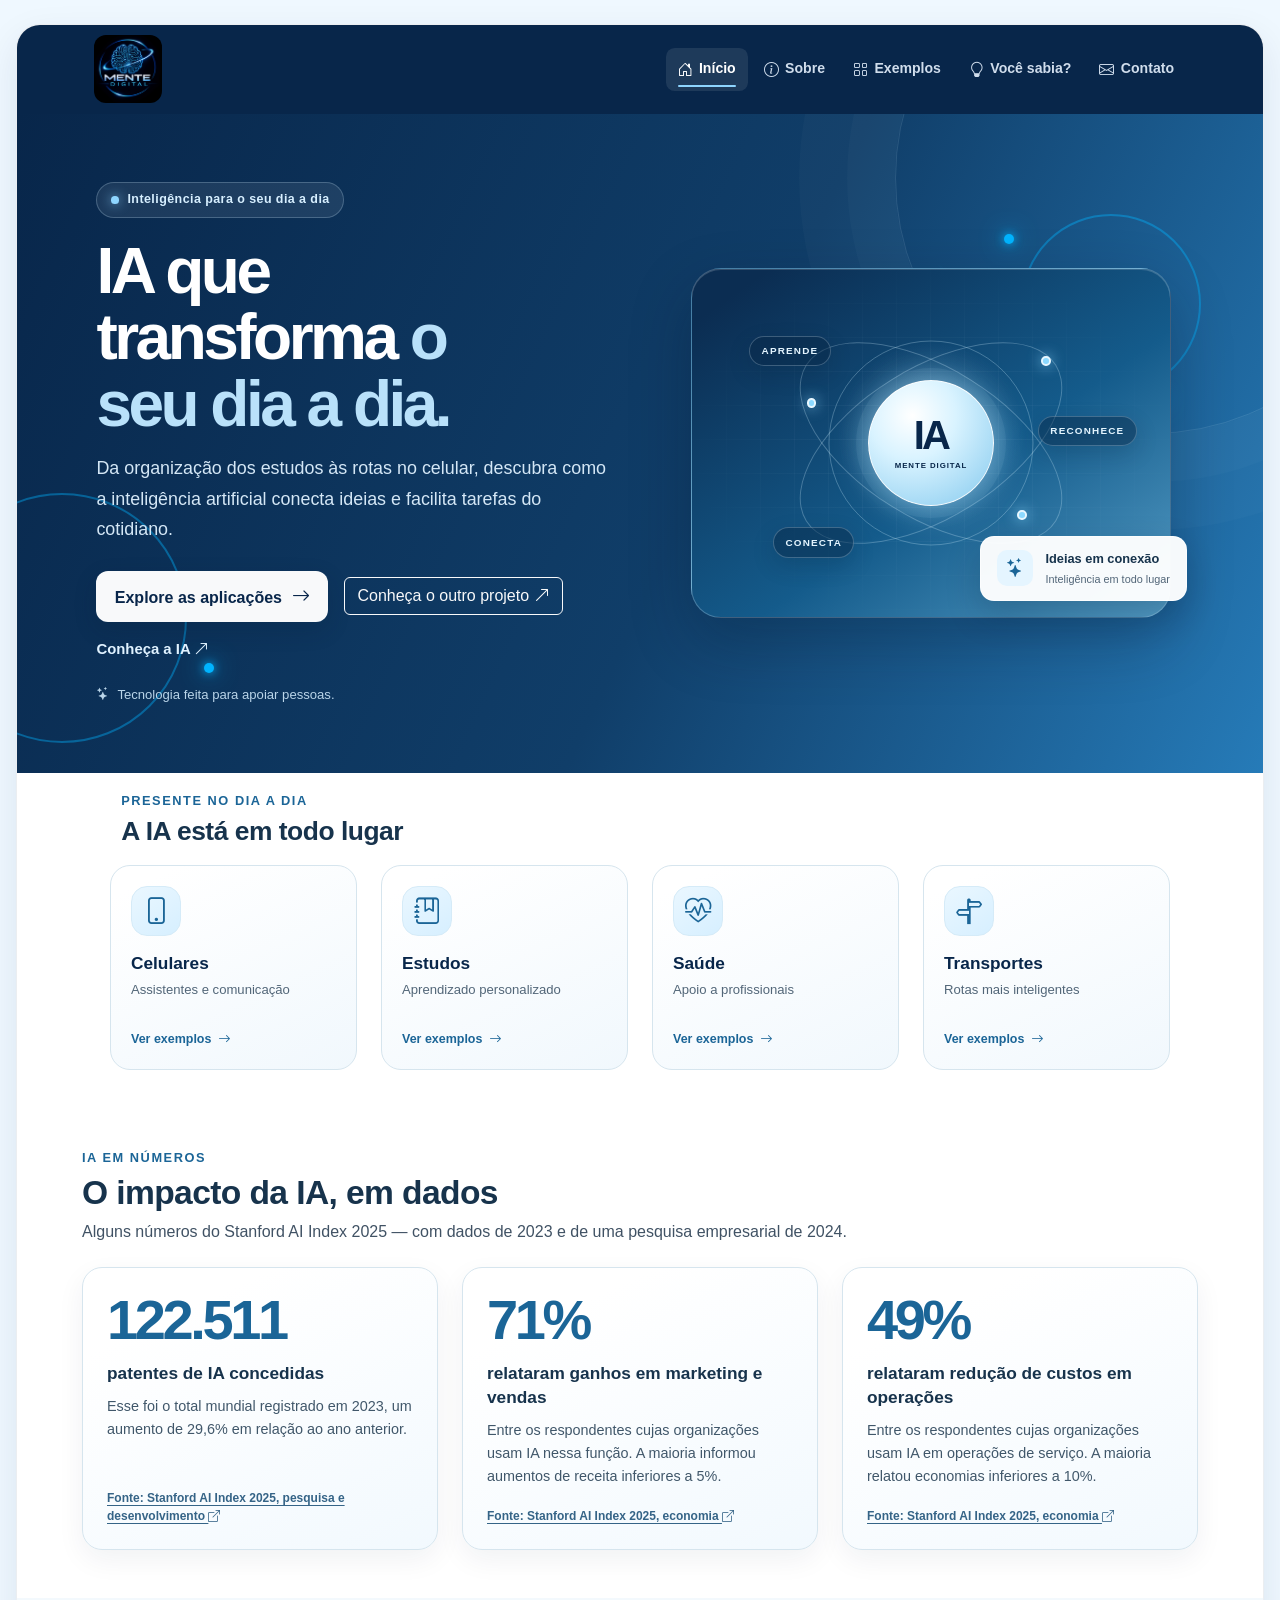
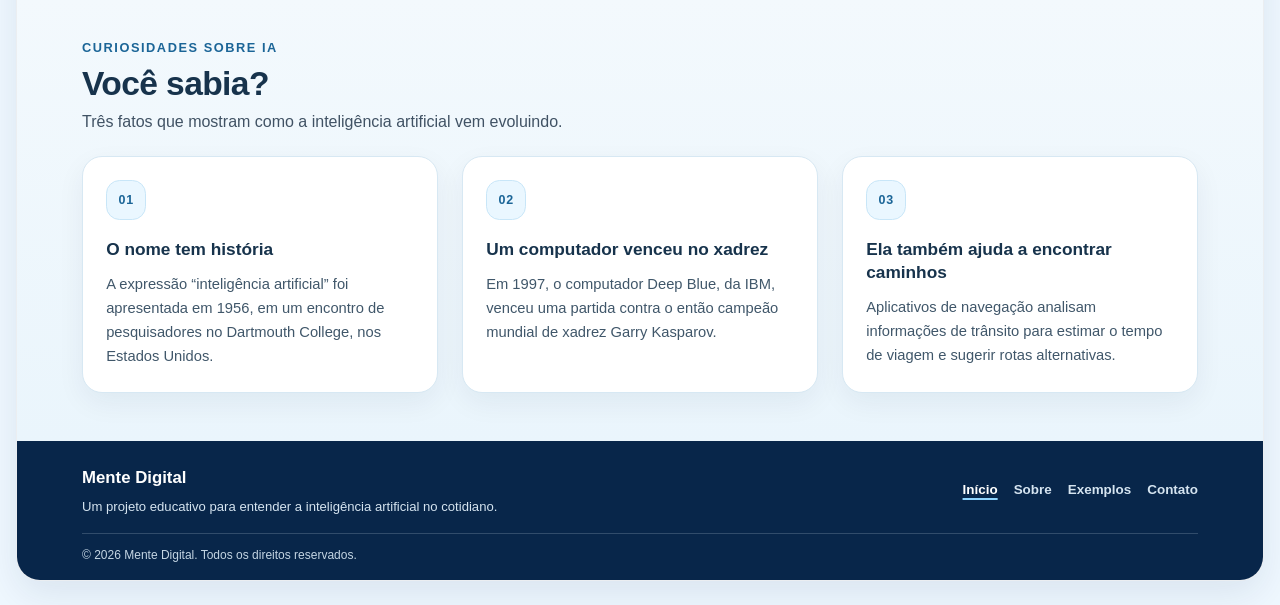
<file: index.html>
<!doctype html>
<html lang="pt-BR">
<head>
  <meta charset="utf-8">
  <meta name="viewport" content="width=device-width, initial-scale=1">
  <meta name="description" content="Descubra como a inteligência artificial já faz parte da rotina, dos estudos à mobilidade.">
  <title>Mente Digital | Início</title>
  <link rel="icon" type="image/jpeg" href="img/logo%20(2).jpeg">
  <link href="https://cdn.jsdelivr.net/npm/bootstrap@5.3.3/dist/css/bootstrap.min.css" rel="stylesheet" integrity="sha384-QWTKZyjpPEjISv5WaRU9OFeRpok6YctnYmDr5pNlyT2bRjXh0JMhjY6hW+ALEwIH" crossorigin="anonymous">
  <link href="https://cdn.jsdelivr.net/npm/bootstrap-icons@1.11.3/font/bootstrap-icons.min.css" rel="stylesheet">
  <link href="css/style.css" rel="stylesheet">
</head>
<body>
  <a class="skip-link" href="#conteudo">Pular para o conteúdo</a>
  <div class="site-frame">
    <header class="site-header">
      <div class="container header-inner">
        <a class="brand" href="index.html" aria-label="Mente Digital, página inicial">
          <img class="brand-logo" src="img/logo (2).jpeg" alt="Mente Digital">
        </a>
        <nav class="main-nav" aria-label="Navegação principal">
          <ul class="nav">
            <li class="nav-item"><a class="nav-link active" href="index.html" aria-current="page"><i class="bi bi-house-door" aria-hidden="true"></i>Início</a></li>
            <li class="nav-item"><a class="nav-link" href="sobre.html"><i class="bi bi-info-circle" aria-hidden="true"></i>Sobre</a></li>
            <li class="nav-item"><a class="nav-link" href="aplicacoes.html"><i class="bi bi-grid" aria-hidden="true"></i>Exemplos</a></li>
            <li class="nav-item"><a class="nav-link" href="#voce-sabia"><i class="bi bi-lightbulb" aria-hidden="true"></i>Você sabia?</a></li>
            <li class="nav-item"><a class="nav-link" href="contato.html"><i class="bi bi-envelope" aria-hidden="true"></i>Contato</a></li>
          </ul>
        </nav>
      </div>
    </header>

    <main id="conteudo">
      <section class="home-hero" aria-labelledby="titulo-principal">
        <div class="hero-decorations" aria-hidden="true">
          <span class="circulo circulo-1"></span>
          <span class="circulo circulo-2"></span>
          <span class="circulo circulo-3"></span>
          <span class="conexao conexao-1"></span>
          <span class="conexao conexao-2"></span>
          <span class="ponto ponto-1"></span>
          <span class="ponto ponto-2"></span>
          <span class="ponto ponto-3"></span>
        </div>
        <div class="container">
          <div class="row align-items-center g-5">
            <div class="col-12 col-lg-6 hero-copy">
              <p class="hero-kicker"><span class="hero-kicker-dot" aria-hidden="true"></span> Inteligência para o seu dia a dia</p>
              <h1 id="titulo-principal">IA que transforma <span>o seu dia a dia.</span></h1>
              <p class="hero-lead">Da organização dos estudos às rotas no celular, descubra como a inteligência artificial conecta ideias e facilita tarefas do cotidiano.</p>
              <div class="hero-actions d-flex flex-wrap align-items-center gap-3">
                <a class="btn btn-light hero-button" href="aplicacoes.html">Explore as aplicações <i class="bi bi-arrow-right" aria-hidden="true"></i></a>
                <a class="btn btn-outline-light" href="ia-no-cotidiano.html">Conheça o outro projeto <i class="bi bi-arrow-up-right" aria-hidden="true"></i></a>
                <a class="hero-secondary" href="sobre.html">Conheça a IA <i class="bi bi-arrow-up-right" aria-hidden="true"></i></a>
              </div>
              <p class="hero-note"><i class="bi bi-stars" aria-hidden="true"></i> Tecnologia feita para apoiar pessoas.</p>
            </div>
            <div class="col-12 col-lg-6">
              <div class="hero-visual">
                <div class="ai-art" role="img" aria-label="Ilustração abstrata de inteligência artificial, com núcleo luminoso, órbitas e conexões">
                  <span class="art-orbit art-orbit-one" aria-hidden="true"></span>
                  <span class="art-orbit art-orbit-two" aria-hidden="true"></span>
                  <span class="art-orbit art-orbit-three" aria-hidden="true"></span>
                  <span class="art-node art-node-one" aria-hidden="true"></span>
                  <span class="art-node art-node-two" aria-hidden="true"></span>
                  <span class="art-node art-node-three" aria-hidden="true"></span>
                  <div class="art-core" aria-hidden="true">
                    <span class="art-title">IA</span>
                    <span class="art-core-caption">MENTE DIGITAL</span>
                  </div>
                  <span class="art-chip art-chip-top" aria-hidden="true">APRENDE</span>
                  <span class="art-chip art-chip-right" aria-hidden="true">RECONHECE</span>
                  <span class="art-chip art-chip-bottom" aria-hidden="true">CONECTA</span>
                </div>
                <div class="hero-floating-card" aria-hidden="true">
                  <span class="hero-floating-icon"><i class="bi bi-stars" aria-hidden="true"></i></span>
                  <span><strong>Ideias em conexão</strong><small>Inteligência em todo lugar</small></span>
                </div>
              </div>
            </div>
          </div>
        </div>
      </section>

      <section class="home-topics container" aria-labelledby="titulo-topicos">
        <div class="topics-heading">
          <p class="eyebrow eyebrow-dark">Presente no dia a dia</p>
          <h2 id="titulo-topicos" class="section-title">A IA está em todo lugar</h2>
        </div>
        <div class="row g-3 g-lg-4">
          <div class="col-6 col-lg-3">
            <a class="card topic-card h-100" href="aplicacoes.html#casa">
              <span class="card-body">
                <span class="topic-icon" aria-hidden="true">
                  <i class="bi bi-phone" aria-hidden="true"></i>
                </span>
                <span class="topic-name">Celulares</span>
                <span class="topic-description">Assistentes e comunicação</span>
                <span class="topic-link">Ver exemplos <span aria-hidden="true"><i class="bi bi-arrow-right"></i></span></span>
              </span>
            </a>
          </div>
          <div class="col-6 col-lg-3">
            <a class="card topic-card h-100" href="aplicacoes.html#educacao">
              <span class="card-body">
                <span class="topic-icon" aria-hidden="true">
                  <i class="bi bi-journal-bookmark" aria-hidden="true"></i>
                </span>
                <span class="topic-name">Estudos</span>
                <span class="topic-description">Aprendizado personalizado</span>
                <span class="topic-link">Ver exemplos <span aria-hidden="true"><i class="bi bi-arrow-right"></i></span></span>
              </span>
            </a>
          </div>
          <div class="col-6 col-lg-3">
            <a class="card topic-card h-100" href="aplicacoes.html#saude">
              <span class="card-body">
                <span class="topic-icon" aria-hidden="true">
                  <i class="bi bi-heart-pulse" aria-hidden="true"></i>
                </span>
                <span class="topic-name">Saúde</span>
                <span class="topic-description">Apoio a profissionais</span>
                <span class="topic-link">Ver exemplos <span aria-hidden="true"><i class="bi bi-arrow-right"></i></span></span>
              </span>
            </a>
          </div>
          <div class="col-6 col-lg-3">
            <a class="card topic-card h-100" href="aplicacoes.html#mobilidade">
              <span class="card-body">
                <span class="topic-icon" aria-hidden="true">
                  <i class="bi bi-signpost-split" aria-hidden="true"></i>
                </span>
                <span class="topic-name">Transportes</span>
                <span class="topic-description">Rotas mais inteligentes</span>
                <span class="topic-link">Ver exemplos <span aria-hidden="true"><i class="bi bi-arrow-right"></i></span></span>
              </span>
            </a>
          </div>
        </div>
      </section>

      <section class="statistics-section" aria-labelledby="titulo-estatisticas">
        <div class="container">
          <div class="statistics-heading">
            <p class="eyebrow eyebrow-dark">IA em números</p>
            <h2 id="titulo-estatisticas" class="section-title">O impacto da IA, em dados</h2>
            <p class="section-subtitle">Alguns números do Stanford AI Index 2025 — com dados de 2023 e de uma pesquisa empresarial de 2024.</p>
          </div>
          <div class="row g-3 g-lg-4">
            <div class="col-12 col-md-6 col-lg-4">
              <article class="card statistic-card h-100">
                <div class="card-body">
                  <p class="statistic-value">122.511</p>
                  <h3 class="card-title">patentes de IA concedidas</h3>
                  <p class="card-text">Esse foi o total mundial registrado em 2023, um aumento de 29,6% em relação ao ano anterior.</p>
                  <a class="statistic-source" href="https://hai.stanford.edu/ai-index/2025-ai-index-report/research-and-development" target="_blank" rel="noopener noreferrer">Fonte: Stanford AI Index 2025, pesquisa e desenvolvimento <span aria-hidden="true"><i class="bi bi-box-arrow-up-right"></i></span></a>
                </div>
              </article>
            </div>
            <div class="col-12 col-md-6 col-lg-4">
              <article class="card statistic-card h-100">
                <div class="card-body">
                  <p class="statistic-value">71%</p>
                  <h3 class="card-title">relataram ganhos em marketing e vendas</h3>
                  <p class="card-text">Entre os respondentes cujas organizações usam IA nessa função. A maioria informou aumentos de receita inferiores a 5%.</p>
                  <a class="statistic-source" href="https://hai.stanford.edu/ai-index/2025-ai-index-report/economy" target="_blank" rel="noopener noreferrer">Fonte: Stanford AI Index 2025, economia <span aria-hidden="true"><i class="bi bi-box-arrow-up-right"></i></span></a>
                </div>
              </article>
            </div>
            <div class="col-12 col-md-6 col-lg-4">
              <article class="card statistic-card h-100">
                <div class="card-body">
                  <p class="statistic-value">49%</p>
                  <h3 class="card-title">relataram redução de custos em operações</h3>
                  <p class="card-text">Entre os respondentes cujas organizações usam IA em operações de serviço. A maioria relatou economias inferiores a 10%.</p>
                  <a class="statistic-source" href="https://hai.stanford.edu/ai-index/2025-ai-index-report/economy" target="_blank" rel="noopener noreferrer">Fonte: Stanford AI Index 2025, economia <span aria-hidden="true"><i class="bi bi-box-arrow-up-right"></i></span></a>
                </div>
              </article>
            </div>
          </div>
        </div>
      </section>

      <section id="voce-sabia" class="did-you-know-section" aria-labelledby="titulo-voce-sabia">
        <div class="container">
          <div class="did-you-know-heading">
            <p class="eyebrow eyebrow-dark">Curiosidades sobre IA</p>
            <h2 id="titulo-voce-sabia" class="section-title">Você sabia?</h2>
            <p class="section-subtitle">Três fatos que mostram como a inteligência artificial vem evoluindo.</p>
          </div>
          <div class="row g-3 g-lg-4">
            <div class="col-12 col-md-6 col-lg-4">
              <article class="card curiosity-card h-100">
                <div class="card-body">
                  <span class="curiosity-number" aria-hidden="true">01</span>
                  <h3 class="card-title">O nome tem história</h3>
                  <p class="card-text">A expressão “inteligência artificial” foi apresentada em 1956, em um encontro de pesquisadores no Dartmouth College, nos Estados Unidos.</p>
                </div>
              </article>
            </div>
            <div class="col-12 col-md-6 col-lg-4">
              <article class="card curiosity-card h-100">
                <div class="card-body">
                  <span class="curiosity-number" aria-hidden="true">02</span>
                  <h3 class="card-title">Um computador venceu no xadrez</h3>
                  <p class="card-text">Em 1997, o computador Deep Blue, da IBM, venceu uma partida contra o então campeão mundial de xadrez Garry Kasparov.</p>
                </div>
              </article>
            </div>
            <div class="col-12 col-md-6 col-lg-4">
              <article class="card curiosity-card h-100">
                <div class="card-body">
                  <span class="curiosity-number" aria-hidden="true">03</span>
                  <h3 class="card-title">Ela também ajuda a encontrar caminhos</h3>
                  <p class="card-text">Aplicativos de navegação analisam informações de trânsito para estimar o tempo de viagem e sugerir rotas alternativas.</p>
                </div>
              </article>
            </div>
          </div>
        </div>
      </section>
    </main>

    <footer class="site-footer">
      <div class="container footer-inner">
        <div class="footer-main">
          <a class="footer-brand" href="index.html">Mente Digital</a>
          <p>Um projeto educativo para entender a inteligência artificial no cotidiano.</p>
        </div>
        <nav class="footer-nav" aria-label="Navegação do rodapé">
          <a href="index.html" aria-current="page">Início</a>
          <a href="sobre.html">Sobre</a>
          <a href="aplicacoes.html">Exemplos</a>
          <a href="contato.html">Contato</a>
        </nav>
        <p class="footer-legal">© 2026 Mente Digital. Todos os direitos reservados.</p>
      </div>
    </footer>
  </div>
</body>
</html>
</file>
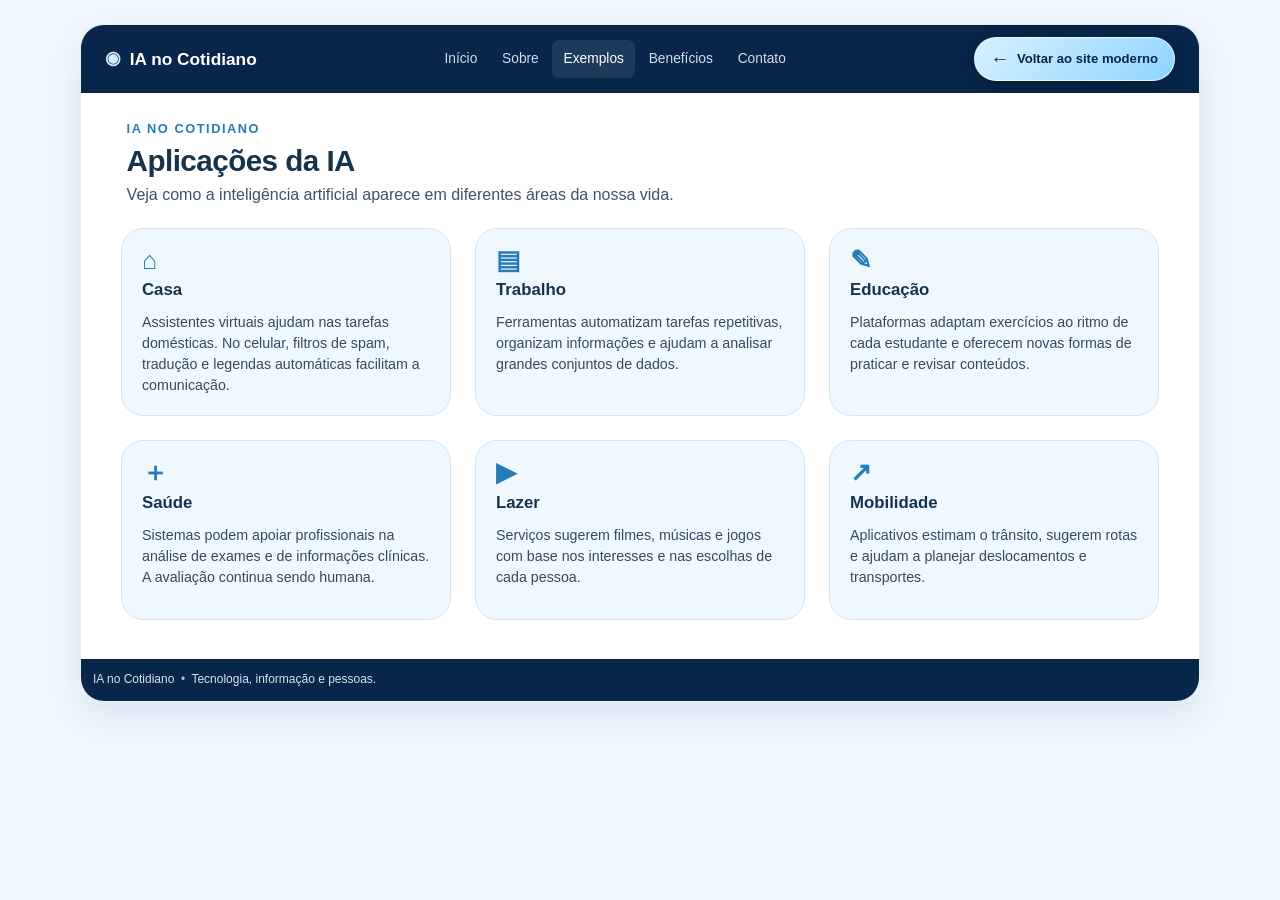
<file: aplicacoes-ia-no-cotidiano.html>
<!doctype html>
<html lang="pt-BR">
<head>
  <meta charset="utf-8">
  <meta name="viewport" content="width=device-width, initial-scale=1">
  <meta name="description" content="Exemplos de inteligência artificial em casa, trabalho, educação, saúde, lazer e mobilidade.">
  <title>IA no Cotidiano | Aplicações da IA</title>
  <link href="https://cdn.jsdelivr.net/npm/bootstrap@5.3.3/dist/css/bootstrap.min.css" rel="stylesheet" integrity="sha384-QWTKZyjpPEjISv5WaRU9OFeRpok6YctnYmDr5pNlyT2bRjXh0JMhjY6hW+ALEwIH" crossorigin="anonymous">
  <link href="css/style-ia-no-cotidiano.css" rel="stylesheet">
</head>
<body>
  <a class="skip-link" href="#conteudo">Pular para o conteúdo</a>
  <div class="site-frame">
    <header class="site-header">
      <div class="container header-inner">
        <a class="brand" href="ia-no-cotidiano.html" aria-label="IA no Cotidiano, página inicial"><span class="brand-mark" aria-hidden="true">◉</span><span>IA no Cotidiano</span></a>
        <nav class="main-nav" aria-label="Navegação principal">
          <ul class="nav">
            <li class="nav-item"><a class="nav-link" href="ia-no-cotidiano.html">Início</a></li>
            <li class="nav-item"><a class="nav-link" href="sobre-ia-no-cotidiano.html">Sobre</a></li>
            <li class="nav-item"><a class="nav-link active" href="aplicacoes-ia-no-cotidiano.html" aria-current="page">Exemplos</a></li>
            <li class="nav-item"><a class="nav-link" href="sobre-ia-no-cotidiano.html#como-ajuda">Benefícios</a></li>
            <li class="nav-item"><a class="nav-link" href="contato-ia-no-cotidiano.html">Contato</a></li>
          </ul>
        </nav>
        <a class="modern-site-link" href="index.html"><span aria-hidden="true">←</span> Voltar ao site moderno</a>
      </div>
    </header>

    <main id="conteudo" class="page-content">
      <section class="container applications-content">
        <div class="section-intro">
          <p class="eyebrow eyebrow-dark">IA no cotidiano</p>
          <h1 class="section-title" id="titulo-aplicacoes">Aplicações da IA</h1>
          <p class="section-subtitle">Veja como a inteligência artificial aparece em diferentes áreas da nossa vida.</p>
        </div>
        <div class="row g-3 g-lg-4 application-grid">
          <div class="col-12 col-md-6 col-lg-4" id="casa">
            <article class="application-card h-100">
              <span class="application-icon" aria-hidden="true">⌂</span>
              <h2>Casa</h2>
              <p>Assistentes virtuais ajudam nas tarefas domésticas. No celular, filtros de spam, tradução e legendas automáticas facilitam a comunicação.</p>
            </article>
          </div>
          <div class="col-12 col-md-6 col-lg-4" id="trabalho">
            <article class="application-card h-100">
              <span class="application-icon" aria-hidden="true">▤</span>
              <h2>Trabalho</h2>
              <p>Ferramentas automatizam tarefas repetitivas, organizam informações e ajudam a analisar grandes conjuntos de dados.</p>
            </article>
          </div>
          <div class="col-12 col-md-6 col-lg-4" id="educacao">
            <article class="application-card h-100">
              <span class="application-icon" aria-hidden="true">✎</span>
              <h2>Educação</h2>
              <p>Plataformas adaptam exercícios ao ritmo de cada estudante e oferecem novas formas de praticar e revisar conteúdos.</p>
            </article>
          </div>
          <div class="col-12 col-md-6 col-lg-4" id="saude">
            <article class="application-card h-100">
              <span class="application-icon" aria-hidden="true">＋</span>
              <h2>Saúde</h2>
              <p>Sistemas podem apoiar profissionais na análise de exames e de informações clínicas. A avaliação continua sendo humana.</p>
            </article>
          </div>
          <div class="col-12 col-md-6 col-lg-4" id="lazer">
            <article class="application-card h-100">
              <span class="application-icon" aria-hidden="true">▶</span>
              <h2>Lazer</h2>
              <p>Serviços sugerem filmes, músicas e jogos com base nos interesses e nas escolhas de cada pessoa.</p>
            </article>
          </div>
          <div class="col-12 col-md-6 col-lg-4" id="mobilidade">
            <article class="application-card h-100">
              <span class="application-icon" aria-hidden="true">↗</span>
              <h2>Mobilidade</h2>
              <p>Aplicativos estimam o trânsito, sugerem rotas e ajudam a planejar deslocamentos e transportes.</p>
            </article>
          </div>
        </div>
      </section>
    </main>

    <footer class="site-footer"><div class="container footer-inner"><p>IA no Cotidiano <span aria-hidden="true">•</span> Tecnologia, informação e pessoas.</p></div></footer>
  </div>
</body>
</html>
</file>
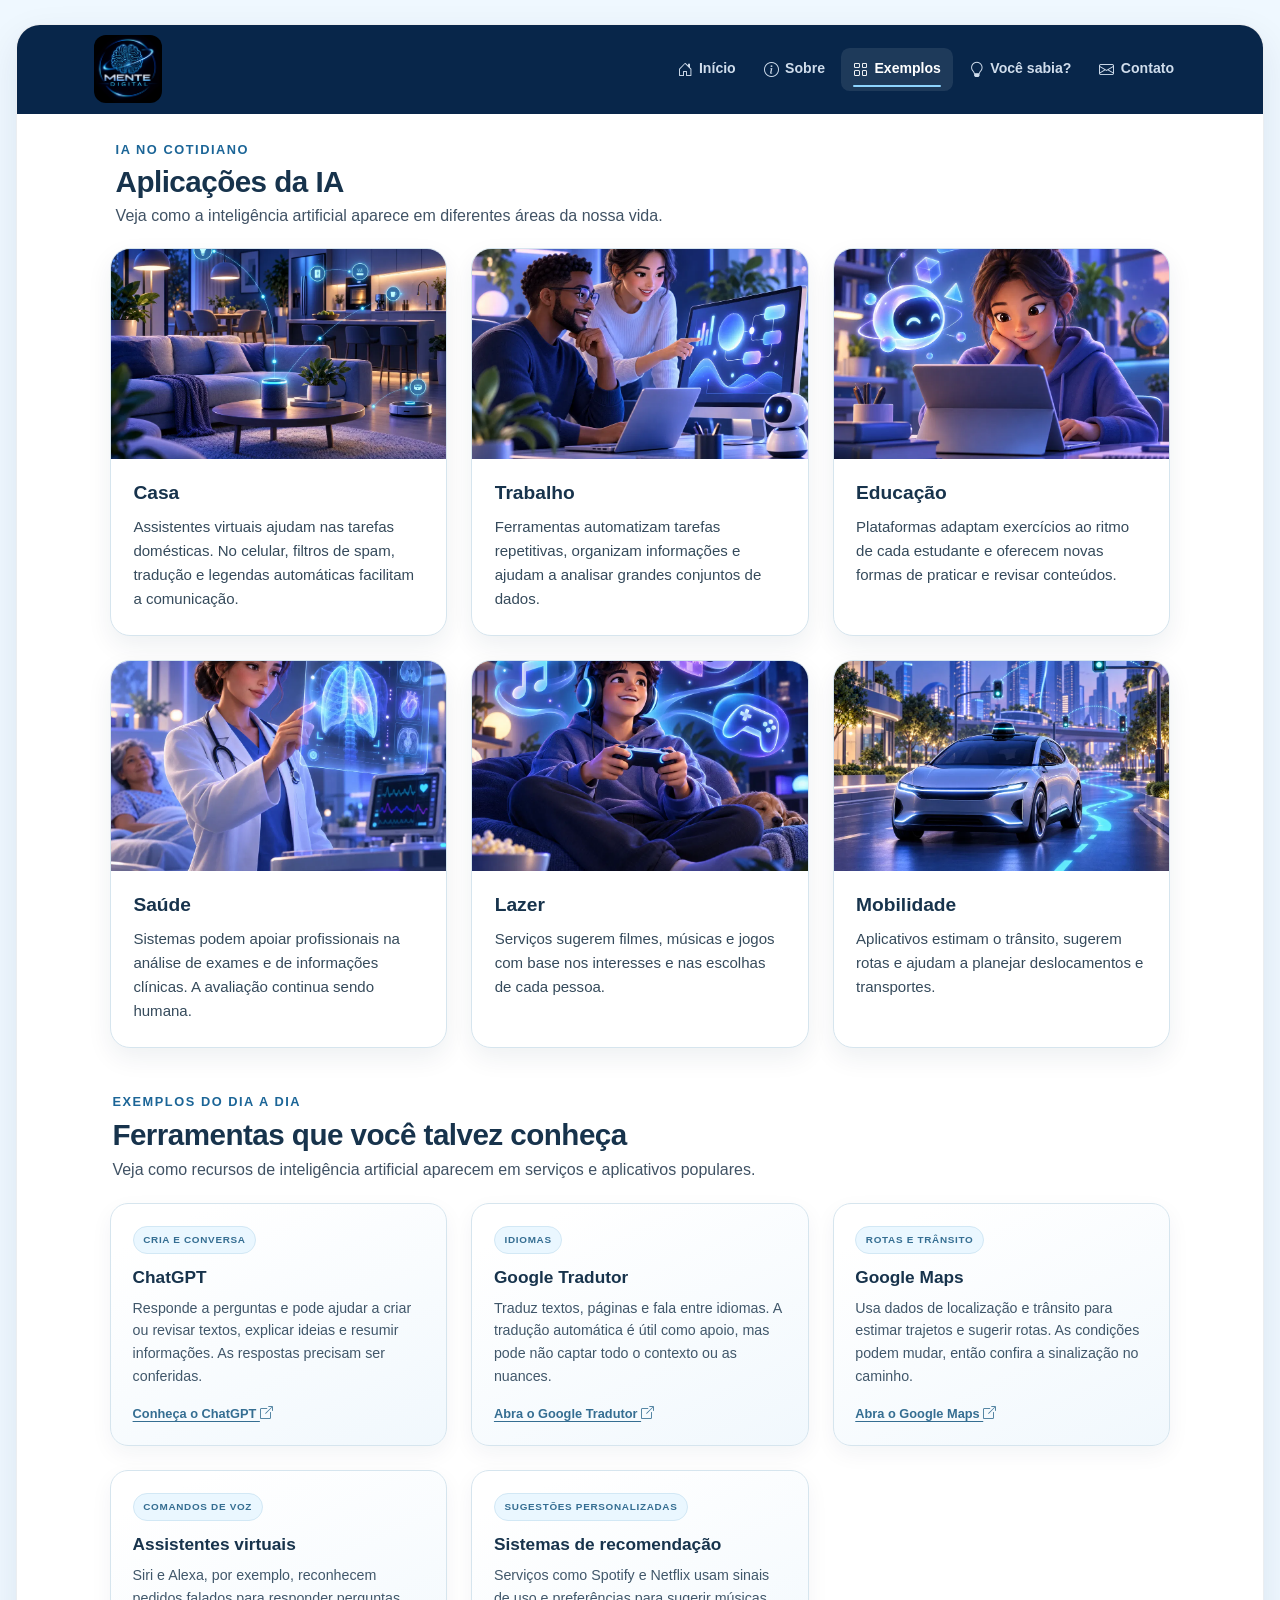
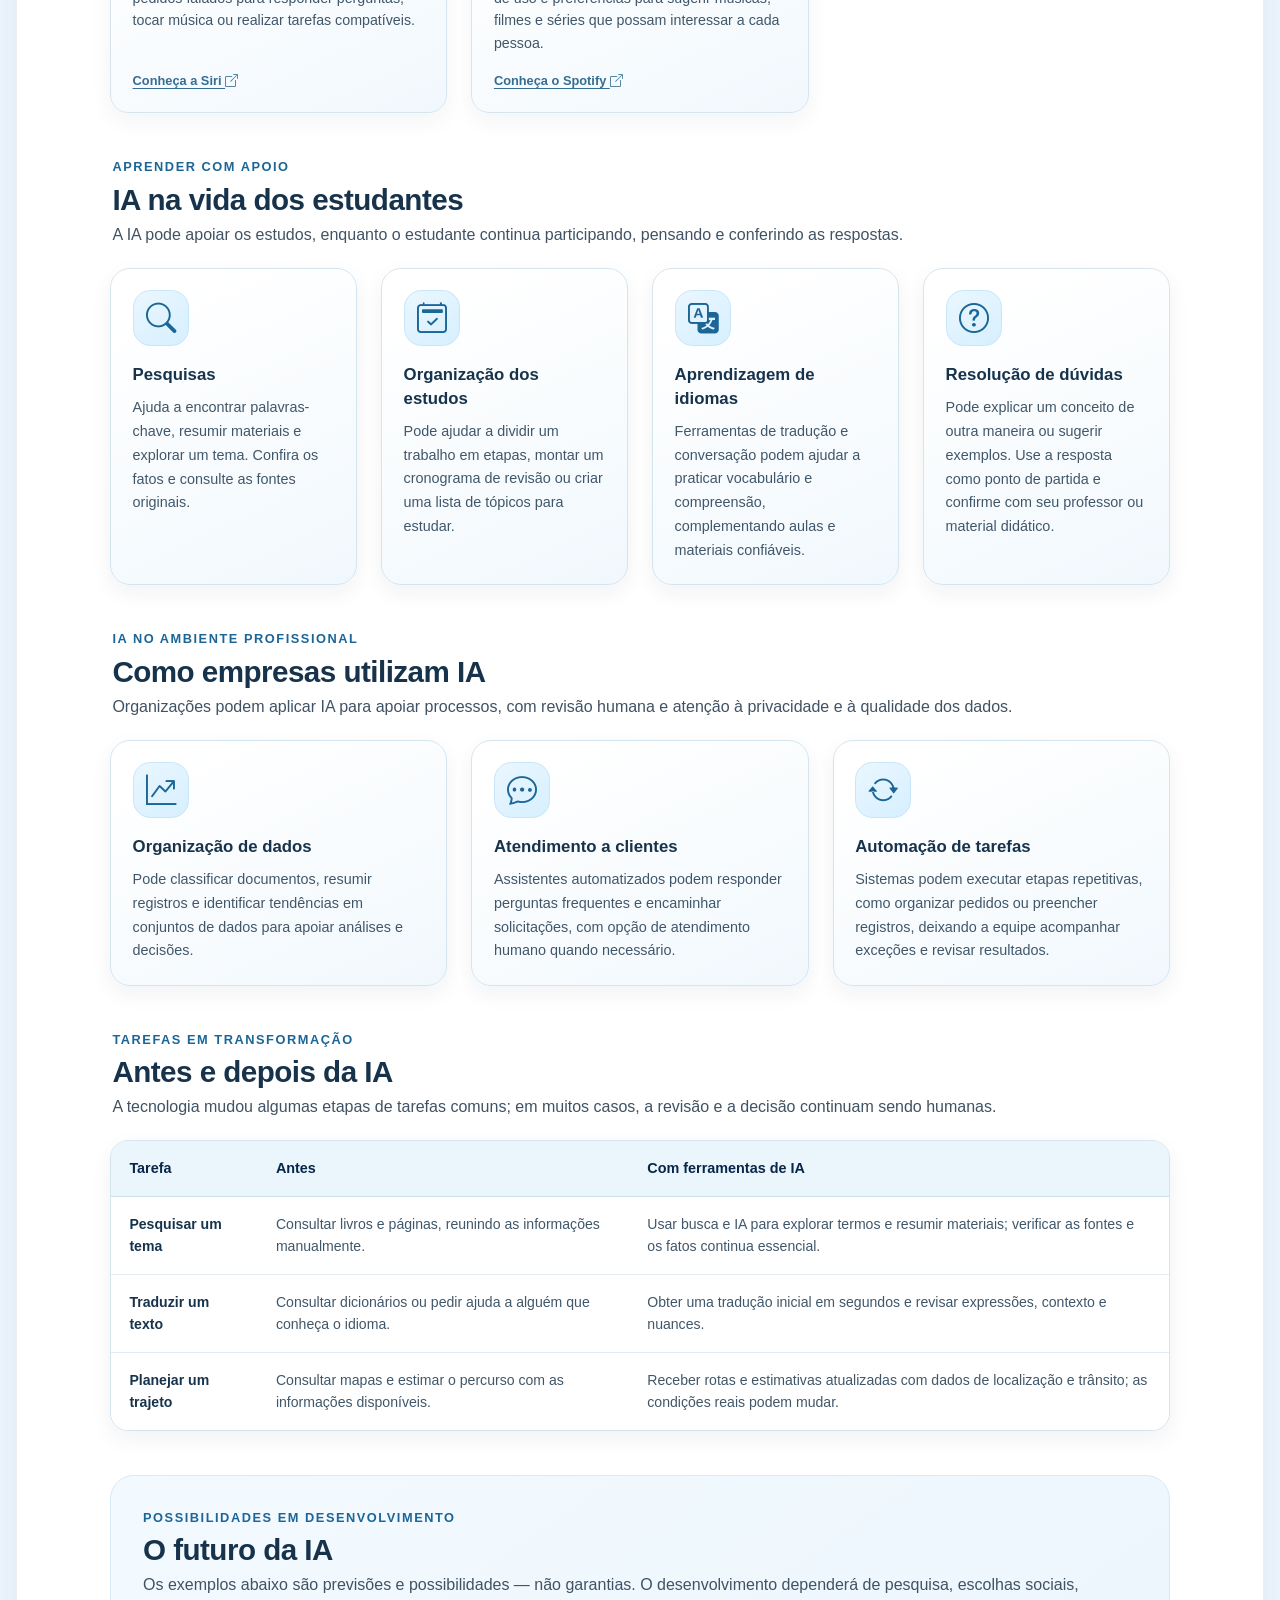
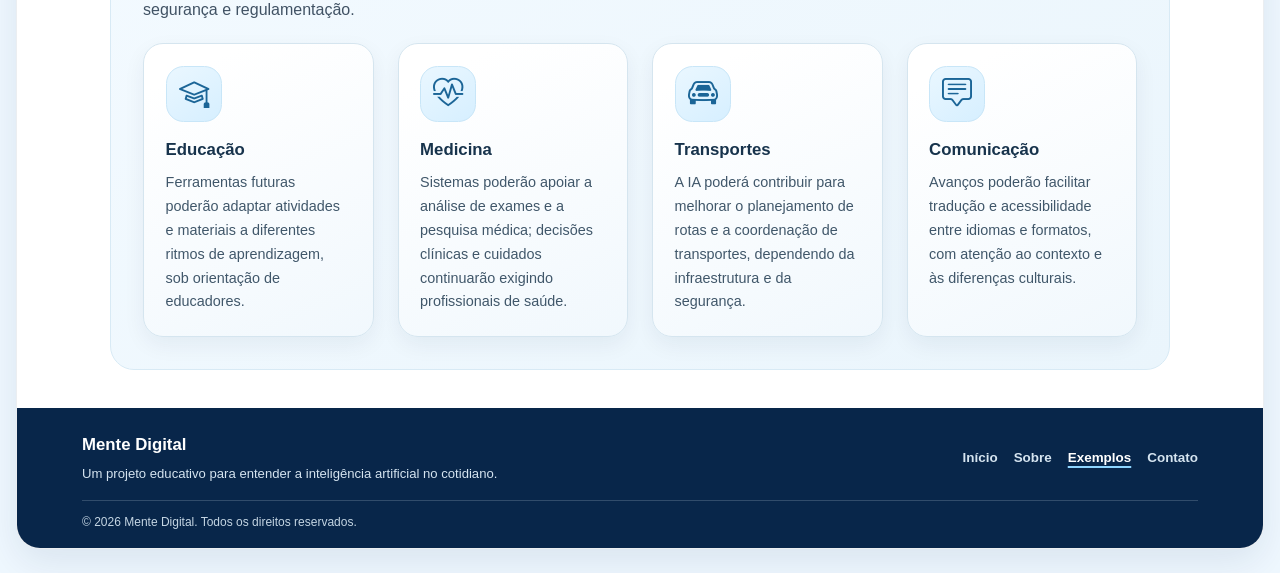
<file: aplicacoes.html>
<!doctype html>
<html lang="pt-BR">
<head>
  <meta charset="utf-8">
  <meta name="viewport" content="width=device-width, initial-scale=1">
  <meta name="description" content="Exemplos de inteligência artificial em casa, trabalho, educação, saúde, lazer e mobilidade.">
  <title>Mente Digital | Aplicações da IA</title>
  <link rel="icon" type="image/jpeg" href="img/logo%20(2).jpeg">
  <link href="https://cdn.jsdelivr.net/npm/bootstrap@5.3.3/dist/css/bootstrap.min.css" rel="stylesheet" integrity="sha384-QWTKZyjpPEjISv5WaRU9OFeRpok6YctnYmDr5pNlyT2bRjXh0JMhjY6hW+ALEwIH" crossorigin="anonymous">
  <link href="https://cdn.jsdelivr.net/npm/bootstrap-icons@1.11.3/font/bootstrap-icons.min.css" rel="stylesheet">
  <link href="css/style.css" rel="stylesheet">
</head>
<body>
  <a class="skip-link" href="#conteudo">Pular para o conteúdo</a>
  <div class="site-frame">
    <header class="site-header">
      <div class="container header-inner">
        <a class="brand" href="index.html" aria-label="Mente Digital, página inicial"><img class="brand-logo" src="img/logo (2).jpeg" alt="Mente Digital"></a>
        <nav class="main-nav" aria-label="Navegação principal">
          <ul class="nav">
            <li class="nav-item"><a class="nav-link" href="index.html"><i class="bi bi-house-door" aria-hidden="true"></i>Início</a></li>
            <li class="nav-item"><a class="nav-link" href="sobre.html"><i class="bi bi-info-circle" aria-hidden="true"></i>Sobre</a></li>
            <li class="nav-item"><a class="nav-link active" href="aplicacoes.html" aria-current="page"><i class="bi bi-grid" aria-hidden="true"></i>Exemplos</a></li>
            <li class="nav-item"><a class="nav-link" href="index.html#voce-sabia"><i class="bi bi-lightbulb" aria-hidden="true"></i>Você sabia?</a></li>
            <li class="nav-item"><a class="nav-link" href="contato.html"><i class="bi bi-envelope" aria-hidden="true"></i>Contato</a></li>
          </ul>
        </nav>
      </div>
    </header>

    <main id="conteudo" class="page-content">
      <section class="container applications-content">
        <div class="section-intro">
          <p class="eyebrow eyebrow-dark">IA no cotidiano</p>
          <h1 class="section-title" id="titulo-aplicacoes">Aplicações da IA</h1>
          <p class="section-subtitle">Veja como a inteligência artificial aparece em diferentes áreas da nossa vida.</p>
        </div>
        <div class="row g-3 g-lg-4 application-grid">
          <div class="col-12 col-md-6 col-lg-4" id="casa">
            <article class="card application-card h-100">
              <img class="card-img-top application-image" src="img/U3XGMj1uxvFlBAgVCkRmGc-img-1_1794256730000_na1fn_b3V0cHV0.webp" width="1024" height="1024" loading="lazy" alt="Sala e cozinha conectadas por assistentes e dispositivos inteligentes">
              <div class="card-body">
                <h2 class="card-title">Casa</h2>
                <p class="card-text">Assistentes virtuais ajudam nas tarefas domésticas. No celular, filtros de spam, tradução e legendas automáticas facilitam a comunicação.</p>
              </div>
            </article>
          </div>
          <div class="col-12 col-md-6 col-lg-4" id="trabalho">
            <article class="card application-card h-100">
              <img class="card-img-top application-image" src="img/U3XGMj1uxvFlBAgVCkRmGc-img-2_1794256729000_na1fn_b3V0cHV0.webp" width="1024" height="1024" loading="lazy" alt="Duas pessoas analisando dados e ferramentas de IA em um computador">
              <div class="card-body">
                <h2 class="card-title">Trabalho</h2>
                <p class="card-text">Ferramentas automatizam tarefas repetitivas, organizam informações e ajudam a analisar grandes conjuntos de dados.</p>
              </div>
            </article>
          </div>
          <div class="col-12 col-md-6 col-lg-4" id="educacao">
            <article class="card application-card h-100">
              <img class="card-img-top application-image" src="img/U3XGMj1uxvFlBAgVCkRmGc-img-3_1794256731000_na1fn_b3V0cHV0.webp" width="1024" height="1024" loading="lazy" alt="Estudante usando um assistente de IA durante os estudos">
              <div class="card-body">
                <h2 class="card-title">Educação</h2>
                <p class="card-text">Plataformas adaptam exercícios ao ritmo de cada estudante e oferecem novas formas de praticar e revisar conteúdos.</p>
              </div>
            </article>
          </div>
          <div class="col-12 col-md-6 col-lg-4" id="saude">
            <article class="card application-card h-100">
              <img class="card-img-top application-image" src="img/U3XGMj1uxvFlBAgVCkRmGc-img-4_1794256731000_na1fn_b3V0cHV0.webp" width="1024" height="1024" loading="lazy" alt="Profissional de saúde analisando exames com apoio de uma tela digital">
              <div class="card-body">
                <h2 class="card-title">Saúde</h2>
                <p class="card-text">Sistemas podem apoiar profissionais na análise de exames e de informações clínicas. A avaliação continua sendo humana.</p>
              </div>
            </article>
          </div>
          <div class="col-12 col-md-6 col-lg-4" id="lazer">
            <article class="card application-card h-100">
              <img class="card-img-top application-image" src="img/U3XGMj1uxvFlBAgVCkRmGc-img-5_1794256733000_na1fn_b3V0cHV0.webp" width="1024" height="1024" loading="lazy" alt="Jovem aproveitando jogos e entretenimento digital">
              <div class="card-body">
                <h2 class="card-title">Lazer</h2>
                <p class="card-text">Serviços sugerem filmes, músicas e jogos com base nos interesses e nas escolhas de cada pessoa.</p>
              </div>
            </article>
          </div>
          <div class="col-12 col-md-6 col-lg-4" id="mobilidade">
            <article class="card application-card h-100">
              <img class="card-img-top application-image" src="img/DHxLm5XS8ehRyN6SNcNfRr-img-1_1794256734000_na1fn_b3V0cHV0.webp" width="1024" height="1024" loading="lazy" alt="Carro autônomo circulando por uma cidade inteligente">
              <div class="card-body">
                <h2 class="card-title">Mobilidade</h2>
                <p class="card-text">Aplicativos estimam o trânsito, sugerem rotas e ajudam a planejar deslocamentos e transportes.</p>
              </div>
            </article>
          </div>
        </div>

        <section class="tools-section" aria-labelledby="titulo-ferramentas">
          <div class="tools-heading">
            <p class="eyebrow eyebrow-dark">Exemplos do dia a dia</p>
            <h2 class="section-title" id="titulo-ferramentas">Ferramentas que você talvez conheça</h2>
            <p class="section-subtitle">Veja como recursos de inteligência artificial aparecem em serviços e aplicativos populares.</p>
          </div>
          <div class="row g-3 g-lg-4">
            <div class="col-12 col-md-6 col-lg-4">
              <article class="card tool-card h-100">
                <div class="card-body">
                  <span class="tool-category">CRIA E CONVERSA</span>
                  <h3 class="card-title">ChatGPT</h3>
                  <p class="card-text">Responde a perguntas e pode ajudar a criar ou revisar textos, explicar ideias e resumir informações. As respostas precisam ser conferidas.</p>
                  <a class="tool-link" href="https://chatgpt.com/" target="_blank" rel="noopener noreferrer">Conheça o ChatGPT <span aria-hidden="true"><i class="bi bi-box-arrow-up-right"></i></span></a>
                </div>
              </article>
            </div>
            <div class="col-12 col-md-6 col-lg-4">
              <article class="card tool-card h-100">
                <div class="card-body">
                  <span class="tool-category">IDIOMAS</span>
                  <h3 class="card-title">Google Tradutor</h3>
                  <p class="card-text">Traduz textos, páginas e fala entre idiomas. A tradução automática é útil como apoio, mas pode não captar todo o contexto ou as nuances.</p>
                  <a class="tool-link" href="https://translate.google.com/" target="_blank" rel="noopener noreferrer">Abra o Google Tradutor <span aria-hidden="true"><i class="bi bi-box-arrow-up-right"></i></span></a>
                </div>
              </article>
            </div>
            <div class="col-12 col-md-6 col-lg-4">
              <article class="card tool-card h-100">
                <div class="card-body">
                  <span class="tool-category">ROTAS E TRÂNSITO</span>
                  <h3 class="card-title">Google Maps</h3>
                  <p class="card-text">Usa dados de localização e trânsito para estimar trajetos e sugerir rotas. As condições podem mudar, então confira a sinalização no caminho.</p>
                  <a class="tool-link" href="https://maps.google.com/" target="_blank" rel="noopener noreferrer">Abra o Google Maps <span aria-hidden="true"><i class="bi bi-box-arrow-up-right"></i></span></a>
                </div>
              </article>
            </div>
            <div class="col-12 col-md-6 col-lg-4">
              <article class="card tool-card h-100">
                <div class="card-body">
                  <span class="tool-category">COMANDOS DE VOZ</span>
                  <h3 class="card-title">Assistentes virtuais</h3>
                  <p class="card-text">Siri e Alexa, por exemplo, reconhecem pedidos falados para responder perguntas, tocar música ou realizar tarefas compatíveis.</p>
                  <a class="tool-link" href="https://www.apple.com/siri/" target="_blank" rel="noopener noreferrer">Conheça a Siri <span aria-hidden="true"><i class="bi bi-box-arrow-up-right"></i></span></a>
                </div>
              </article>
            </div>
            <div class="col-12 col-md-6 col-lg-4">
              <article class="card tool-card h-100">
                <div class="card-body">
                  <span class="tool-category">SUGESTÕES PERSONALIZADAS</span>
                  <h3 class="card-title">Sistemas de recomendação</h3>
                  <p class="card-text">Serviços como Spotify e Netflix usam sinais de uso e preferências para sugerir músicas, filmes e séries que possam interessar a cada pessoa.</p>
                  <a class="tool-link" href="https://www.spotify.com/" target="_blank" rel="noopener noreferrer">Conheça o Spotify <span aria-hidden="true"><i class="bi bi-box-arrow-up-right"></i></span></a>
                </div>
              </article>
            </div>
          </div>
        </section>

        <section class="feature-section" aria-labelledby="titulo-estudantes">
          <div class="feature-section-heading">
            <p class="eyebrow eyebrow-dark">Aprender com apoio</p>
            <h2 class="section-title" id="titulo-estudantes">IA na vida dos estudantes</h2>
            <p class="section-subtitle">A IA pode apoiar os estudos, enquanto o estudante continua participando, pensando e conferindo as respostas.</p>
          </div>
          <div class="row g-3 g-lg-4">
            <div class="col-12 col-sm-6 col-xl-3">
              <article class="card feature-card h-100">
                <div class="card-body">
                  <span class="feature-icon" aria-hidden="true">
                    <i class="bi bi-search" aria-hidden="true"></i>
                  </span>
                  <h3 class="card-title">Pesquisas</h3>
                  <p class="card-text">Ajuda a encontrar palavras-chave, resumir materiais e explorar um tema. Confira os fatos e consulte as fontes originais.</p>
                </div>
              </article>
            </div>
            <div class="col-12 col-sm-6 col-xl-3">
              <article class="card feature-card h-100">
                <div class="card-body">
                  <span class="feature-icon" aria-hidden="true">
                    <i class="bi bi-calendar2-check" aria-hidden="true"></i>
                  </span>
                  <h3 class="card-title">Organização dos estudos</h3>
                  <p class="card-text">Pode ajudar a dividir um trabalho em etapas, montar um cronograma de revisão ou criar uma lista de tópicos para estudar.</p>
                </div>
              </article>
            </div>
            <div class="col-12 col-sm-6 col-xl-3">
              <article class="card feature-card h-100">
                <div class="card-body">
                  <span class="feature-icon" aria-hidden="true">
                    <i class="bi bi-translate" aria-hidden="true"></i>
                  </span>
                  <h3 class="card-title">Aprendizagem de idiomas</h3>
                  <p class="card-text">Ferramentas de tradução e conversação podem ajudar a praticar vocabulário e compreensão, complementando aulas e materiais confiáveis.</p>
                </div>
              </article>
            </div>
            <div class="col-12 col-sm-6 col-xl-3">
              <article class="card feature-card h-100">
                <div class="card-body">
                  <span class="feature-icon" aria-hidden="true">
                    <i class="bi bi-question-circle" aria-hidden="true"></i>
                  </span>
                  <h3 class="card-title">Resolução de dúvidas</h3>
                  <p class="card-text">Pode explicar um conceito de outra maneira ou sugerir exemplos. Use a resposta como ponto de partida e confirme com seu professor ou material didático.</p>
                </div>
              </article>
            </div>
          </div>
        </section>

        <section class="feature-section" aria-labelledby="titulo-empresas">
          <div class="feature-section-heading">
            <p class="eyebrow eyebrow-dark">IA no ambiente profissional</p>
            <h2 class="section-title" id="titulo-empresas">Como empresas utilizam IA</h2>
            <p class="section-subtitle">Organizações podem aplicar IA para apoiar processos, com revisão humana e atenção à privacidade e à qualidade dos dados.</p>
          </div>
          <div class="row g-3 g-lg-4">
            <div class="col-12 col-md-6 col-lg-4">
              <article class="card feature-card h-100">
                <div class="card-body">
                  <span class="feature-icon" aria-hidden="true">
                    <i class="bi bi-graph-up-arrow" aria-hidden="true"></i>
                  </span>
                  <h3 class="card-title">Organização de dados</h3>
                  <p class="card-text">Pode classificar documentos, resumir registros e identificar tendências em conjuntos de dados para apoiar análises e decisões.</p>
                </div>
              </article>
            </div>
            <div class="col-12 col-md-6 col-lg-4">
              <article class="card feature-card h-100">
                <div class="card-body">
                  <span class="feature-icon" aria-hidden="true">
                    <i class="bi bi-chat-dots" aria-hidden="true"></i>
                  </span>
                  <h3 class="card-title">Atendimento a clientes</h3>
                  <p class="card-text">Assistentes automatizados podem responder perguntas frequentes e encaminhar solicitações, com opção de atendimento humano quando necessário.</p>
                </div>
              </article>
            </div>
            <div class="col-12 col-md-6 col-lg-4">
              <article class="card feature-card h-100">
                <div class="card-body">
                  <span class="feature-icon" aria-hidden="true">
                    <i class="bi bi-arrow-repeat" aria-hidden="true"></i>
                  </span>
                  <h3 class="card-title">Automação de tarefas</h3>
                  <p class="card-text">Sistemas podem executar etapas repetitivas, como organizar pedidos ou preencher registros, deixando a equipe acompanhar exceções e revisar resultados.</p>
                </div>
              </article>
            </div>
          </div>
        </section>

        <section class="feature-section" aria-labelledby="titulo-antes-depois">
          <div class="feature-section-heading">
            <p class="eyebrow eyebrow-dark">Tarefas em transformação</p>
            <h2 class="section-title" id="titulo-antes-depois">Antes e depois da IA</h2>
            <p class="section-subtitle">A tecnologia mudou algumas etapas de tarefas comuns; em muitos casos, a revisão e a decisão continuam sendo humanas.</p>
          </div>
          <div class="table-responsive comparison-table-wrap">
            <table class="table comparison-table align-middle mb-0">
              <thead>
                <tr>
                  <th scope="col">Tarefa</th>
                  <th scope="col">Antes</th>
                  <th scope="col">Com ferramentas de IA</th>
                </tr>
              </thead>
              <tbody>
                <tr>
                  <th scope="row">Pesquisar um tema</th>
                  <td>Consultar livros e páginas, reunindo as informações manualmente.</td>
                  <td>Usar busca e IA para explorar termos e resumir materiais; verificar as fontes e os fatos continua essencial.</td>
                </tr>
                <tr>
                  <th scope="row">Traduzir um texto</th>
                  <td>Consultar dicionários ou pedir ajuda a alguém que conheça o idioma.</td>
                  <td>Obter uma tradução inicial em segundos e revisar expressões, contexto e nuances.</td>
                </tr>
                <tr>
                  <th scope="row">Planejar um trajeto</th>
                  <td>Consultar mapas e estimar o percurso com as informações disponíveis.</td>
                  <td>Receber rotas e estimativas atualizadas com dados de localização e trânsito; as condições reais podem mudar.</td>
                </tr>
              </tbody>
            </table>
          </div>
        </section>

        <section class="feature-section future-section" aria-labelledby="titulo-futuro-ia">
          <div class="feature-section-heading">
            <p class="eyebrow eyebrow-dark">Possibilidades em desenvolvimento</p>
            <h2 class="section-title" id="titulo-futuro-ia">O futuro da IA</h2>
            <p class="section-subtitle">Os exemplos abaixo são previsões e possibilidades — não garantias. O desenvolvimento dependerá de pesquisa, escolhas sociais, segurança e regulamentação.</p>
          </div>
          <div class="row g-3 g-lg-4">
            <div class="col-12 col-sm-6 col-lg-3">
              <article class="card feature-card h-100">
                <div class="card-body">
                  <span class="feature-icon" aria-hidden="true">
                    <i class="bi bi-mortarboard" aria-hidden="true"></i>
                  </span>
                  <h3 class="card-title">Educação</h3>
                  <p class="card-text">Ferramentas futuras poderão adaptar atividades e materiais a diferentes ritmos de aprendizagem, sob orientação de educadores.</p>
                </div>
              </article>
            </div>
            <div class="col-12 col-sm-6 col-lg-3">
              <article class="card feature-card h-100">
                <div class="card-body">
                  <span class="feature-icon" aria-hidden="true">
                    <i class="bi bi-heart-pulse" aria-hidden="true"></i>
                  </span>
                  <h3 class="card-title">Medicina</h3>
                  <p class="card-text">Sistemas poderão apoiar a análise de exames e a pesquisa médica; decisões clínicas e cuidados continuarão exigindo profissionais de saúde.</p>
                </div>
              </article>
            </div>
            <div class="col-12 col-sm-6 col-lg-3">
              <article class="card feature-card h-100">
                <div class="card-body">
                  <span class="feature-icon" aria-hidden="true">
                    <i class="bi bi-car-front" aria-hidden="true"></i>
                  </span>
                  <h3 class="card-title">Transportes</h3>
                  <p class="card-text">A IA poderá contribuir para melhorar o planejamento de rotas e a coordenação de transportes, dependendo da infraestrutura e da segurança.</p>
                </div>
              </article>
            </div>
            <div class="col-12 col-sm-6 col-lg-3">
              <article class="card feature-card h-100">
                <div class="card-body">
                  <span class="feature-icon" aria-hidden="true">
                    <i class="bi bi-chat-square-text" aria-hidden="true"></i>
                  </span>
                  <h3 class="card-title">Comunicação</h3>
                  <p class="card-text">Avanços poderão facilitar tradução e acessibilidade entre idiomas e formatos, com atenção ao contexto e às diferenças culturais.</p>
                </div>
              </article>
            </div>
          </div>
        </section>
      </section>
    </main>

    <footer class="site-footer">
      <div class="container footer-inner">
        <div class="footer-main">
          <a class="footer-brand" href="index.html">Mente Digital</a>
          <p>Um projeto educativo para entender a inteligência artificial no cotidiano.</p>
        </div>
        <nav class="footer-nav" aria-label="Navegação do rodapé">
          <a href="index.html">Início</a>
          <a href="sobre.html">Sobre</a>
          <a href="aplicacoes.html" aria-current="page">Exemplos</a>
          <a href="contato.html">Contato</a>
        </nav>
        <p class="footer-legal">© 2026 Mente Digital. Todos os direitos reservados.</p>
      </div>
    </footer>
  </div>
</body>
</html>
</file>
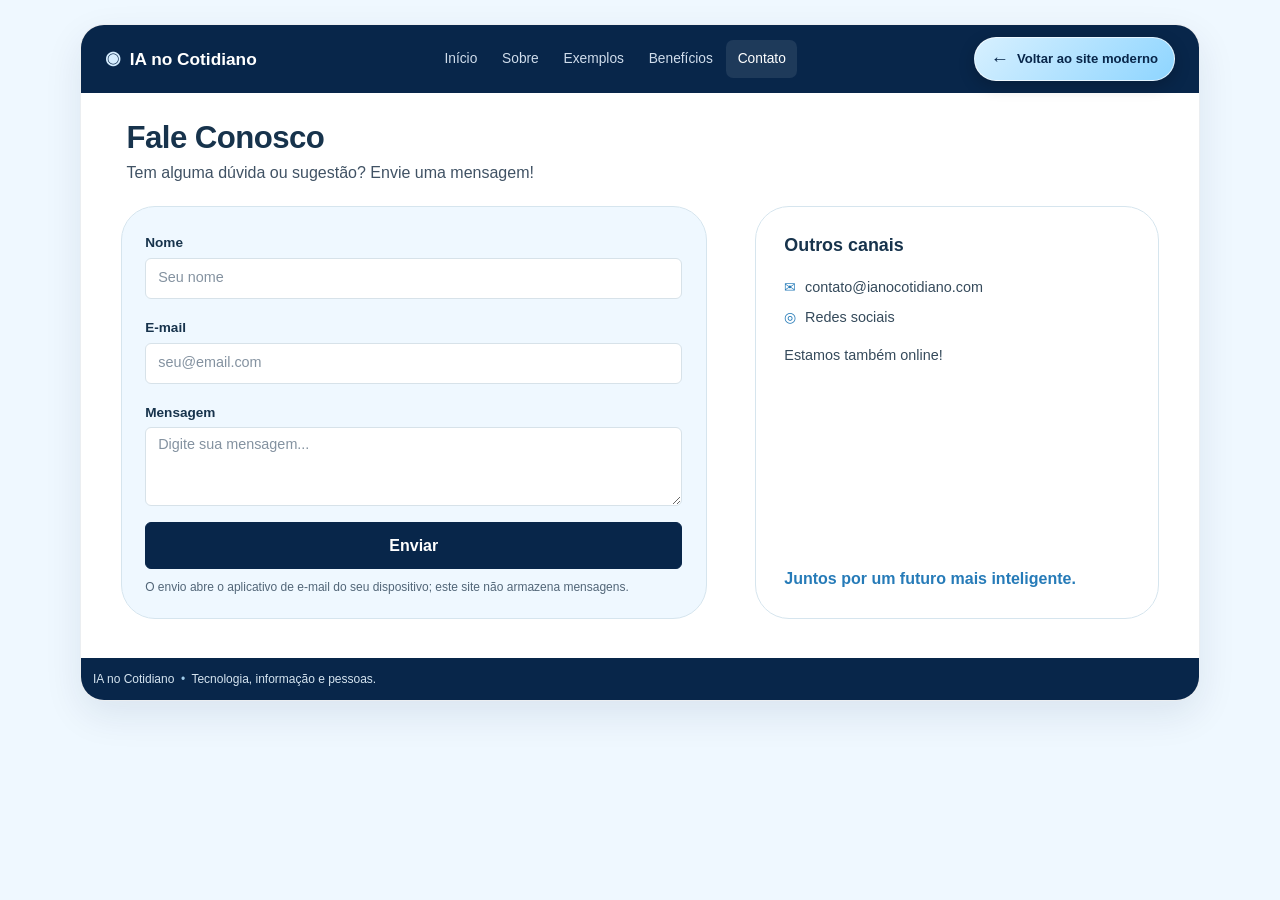
<file: contato-ia-no-cotidiano.html>
<!doctype html>
<html lang="pt-BR">
<head>
  <meta charset="utf-8">
  <meta name="viewport" content="width=device-width, initial-scale=1">
  <meta name="description" content="Entre em contato com o projeto IA no Cotidiano para enviar dúvidas, sugestões ou comentários.">
  <title>IA no Cotidiano | Contato</title>
  <link href="https://cdn.jsdelivr.net/npm/bootstrap@5.3.3/dist/css/bootstrap.min.css" rel="stylesheet" integrity="sha384-QWTKZyjpPEjISv5WaRU9OFeRpok6YctnYmDr5pNlyT2bRjXh0JMhjY6hW+ALEwIH" crossorigin="anonymous">
  <link href="css/style-ia-no-cotidiano.css" rel="stylesheet">
</head>
<body>
  <a class="skip-link" href="#conteudo">Pular para o conteúdo</a>
  <div class="site-frame">
    <header class="site-header">
      <div class="container header-inner">
        <a class="brand" href="ia-no-cotidiano.html" aria-label="IA no Cotidiano, página inicial"><span class="brand-mark" aria-hidden="true">◉</span><span>IA no Cotidiano</span></a>
        <nav class="main-nav" aria-label="Navegação principal">
          <ul class="nav">
            <li class="nav-item"><a class="nav-link" href="ia-no-cotidiano.html">Início</a></li>
            <li class="nav-item"><a class="nav-link" href="sobre-ia-no-cotidiano.html">Sobre</a></li>
            <li class="nav-item"><a class="nav-link" href="aplicacoes-ia-no-cotidiano.html">Exemplos</a></li>
            <li class="nav-item"><a class="nav-link" href="sobre-ia-no-cotidiano.html#como-ajuda">Benefícios</a></li>
            <li class="nav-item"><a class="nav-link active" href="contato-ia-no-cotidiano.html" aria-current="page">Contato</a></li>
          </ul>
        </nav>
        <a class="modern-site-link" href="index.html"><span aria-hidden="true">←</span> Voltar ao site moderno</a>
      </div>
    </header>

    <main id="conteudo" class="container contact-content">
      <div class="section-intro">
        <h1 class="section-title" id="titulo-contato">Fale Conosco</h1>
        <p class="section-subtitle">Tem alguma dúvida ou sugestão? Envie uma mensagem!</p>
      </div>
      <div class="row g-4 g-lg-5 align-items-stretch">
        <div class="col-12 col-lg-7">
          <section class="contact-form-panel" aria-label="Formulário de contato">
            <form action="mailto:contato@ianocotidiano.com" method="post" enctype="text/plain">
              <div class="mb-3">
                <label class="form-label" for="nome">Nome</label>
                <input class="form-control" id="nome" name="nome" type="text" autocomplete="name" placeholder="Seu nome" required>
              </div>
              <div class="mb-3">
                <label class="form-label" for="email">E-mail</label>
                <input class="form-control" id="email" name="email" type="email" autocomplete="email" placeholder="seu@email.com" required>
              </div>
              <div class="mb-3">
                <label class="form-label" for="mensagem">Mensagem</label>
                <textarea class="form-control" id="mensagem" name="mensagem" rows="3" placeholder="Digite sua mensagem..." required></textarea>
              </div>
              <button class="btn btn-primary submit-button" type="submit">Enviar</button>
              <p class="form-note">O envio abre o aplicativo de e-mail do seu dispositivo; este site não armazena mensagens.</p>
            </form>
          </section>
        </div>
        <div class="col-12 col-lg-5">
          <aside class="contact-info-panel">
            <h2>Outros canais</h2>
            <ul class="contact-list list-unstyled">
              <li><span class="contact-symbol" aria-hidden="true">✉</span><a href="mailto:contato@ianocotidiano.com">contato@ianocotidiano.com</a></li>
              <li><span class="contact-symbol" aria-hidden="true">◎</span><span>Redes sociais</span></li>
            </ul>
            <p class="online-note">Estamos também online!</p>
            <p class="contact-signoff">Juntos por um futuro mais inteligente.</p>
          </aside>
        </div>
      </div>
    </main>

    <footer class="site-footer"><div class="container footer-inner"><p>IA no Cotidiano <span aria-hidden="true">•</span> Tecnologia, informação e pessoas.</p></div></footer>
  </div>
</body>
</html>
</file>
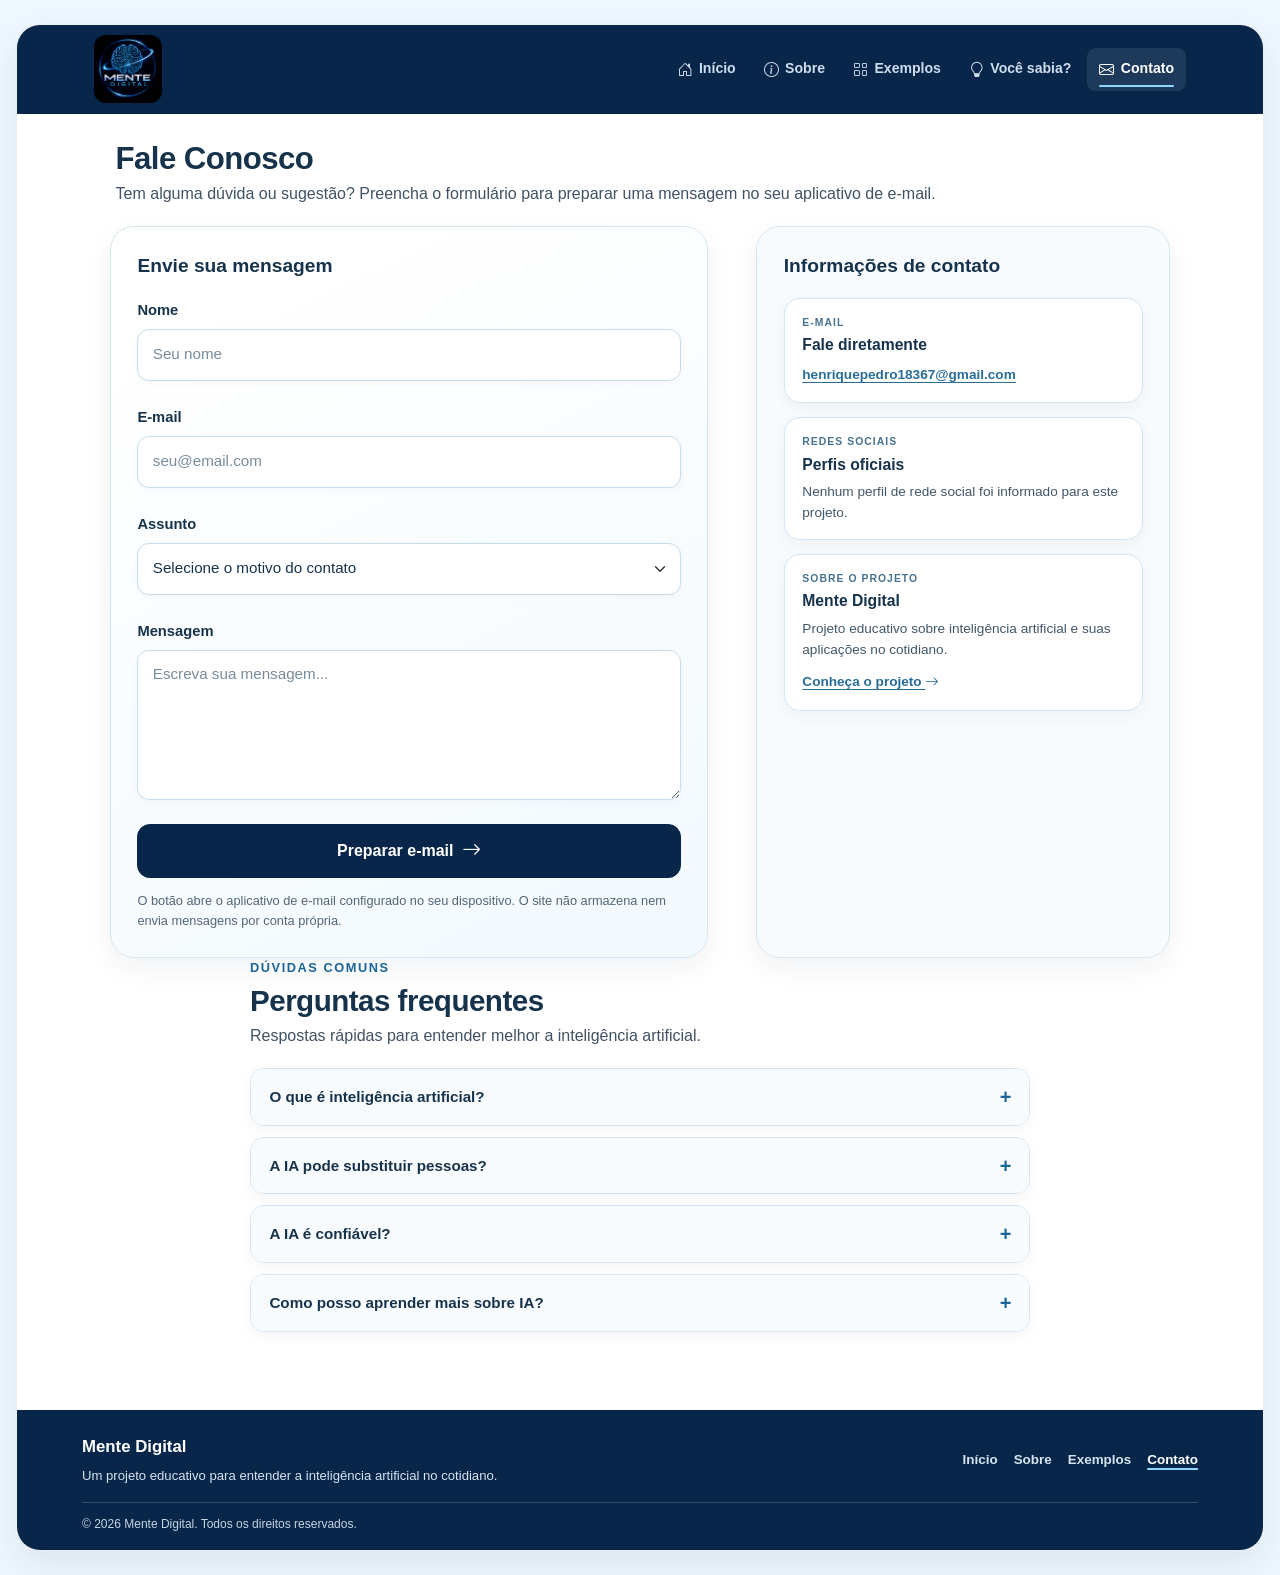
<file: contato.html>
<!doctype html>
<html lang="pt-BR">
<head>
  <meta charset="utf-8">
  <meta name="viewport" content="width=device-width, initial-scale=1">
  <meta name="description" content="Entre em contato com o projeto Mente Digital para enviar dúvidas, sugestões ou comentários.">
  <title>Mente Digital | Contato</title>
  <link rel="icon" type="image/jpeg" href="img/logo%20(2).jpeg">
  <link href="https://cdn.jsdelivr.net/npm/bootstrap@5.3.3/dist/css/bootstrap.min.css" rel="stylesheet" integrity="sha384-QWTKZyjpPEjISv5WaRU9OFeRpok6YctnYmDr5pNlyT2bRjXh0JMhjY6hW+ALEwIH" crossorigin="anonymous">
  <link href="https://cdn.jsdelivr.net/npm/bootstrap-icons@1.11.3/font/bootstrap-icons.min.css" rel="stylesheet">
  <link href="css/style.css" rel="stylesheet">
</head>
<body>
  <a class="skip-link" href="#conteudo">Pular para o conteúdo</a>
  <div class="site-frame">
    <header class="site-header">
      <div class="container header-inner">
        <a class="brand" href="index.html" aria-label="Mente Digital, página inicial"><img class="brand-logo" src="img/logo (2).jpeg" alt="Mente Digital"></a>
        <nav class="main-nav" aria-label="Navegação principal">
          <ul class="nav">
            <li class="nav-item"><a class="nav-link" href="index.html"><i class="bi bi-house-door" aria-hidden="true"></i>Início</a></li>
            <li class="nav-item"><a class="nav-link" href="sobre.html"><i class="bi bi-info-circle" aria-hidden="true"></i>Sobre</a></li>
            <li class="nav-item"><a class="nav-link" href="aplicacoes.html"><i class="bi bi-grid" aria-hidden="true"></i>Exemplos</a></li>
            <li class="nav-item"><a class="nav-link" href="index.html#voce-sabia"><i class="bi bi-lightbulb" aria-hidden="true"></i>Você sabia?</a></li>
            <li class="nav-item"><a class="nav-link active" href="contato.html" aria-current="page"><i class="bi bi-envelope" aria-hidden="true"></i>Contato</a></li>
          </ul>
        </nav>
      </div>
    </header>

    <main id="conteudo" class="container contact-content">
      <div class="section-intro">
        <h1 class="section-title" id="titulo-contato">Fale Conosco</h1>
        <p class="section-subtitle">Tem alguma dúvida ou sugestão? Preencha o formulário para preparar uma mensagem no seu aplicativo de e-mail.</p>
      </div>
      <div class="row g-4 g-lg-5 align-items-stretch">
        <div class="col-12 col-lg-7">
          <section class="contact-form-panel" aria-labelledby="titulo-formulario">
            <h2 id="titulo-formulario" class="contact-panel-title">Envie sua mensagem</h2>
            <form action="mailto:henriquepedro18367@gmail.com?subject=Contato%20pelo%20site" method="post" enctype="text/plain">
              <div class="mb-4">
                <label class="form-label" for="nome">Nome</label>
                <input class="form-control" id="nome" name="nome" type="text" autocomplete="name" placeholder="Seu nome" required>
              </div>
              <div class="mb-4">
                <label class="form-label" for="email">E-mail</label>
                <input class="form-control" id="email" name="email" type="email" autocomplete="email" placeholder="seu@email.com" required>
              </div>
              <div class="mb-4">
                <label class="form-label" for="assunto">Assunto</label>
                <select class="form-select" id="assunto" name="assunto" required>
                  <option value="" selected disabled>Selecione o motivo do contato</option>
                  <option value="Duvida">Dúvida</option>
                  <option value="Sugestao">Sugestão</option>
                  <option value="Comentario">Comentário</option>
                  <option value="Outro">Outro assunto</option>
                </select>
              </div>
              <div class="mb-4">
                <label class="form-label" for="mensagem">Mensagem</label>
                <textarea class="form-control" id="mensagem" name="mensagem" rows="5" placeholder="Escreva sua mensagem..." required></textarea>
              </div>
              <button class="btn submit-button" type="submit">Preparar e-mail <i class="bi bi-arrow-right" aria-hidden="true"></i></button>
              <p class="form-note">O botão abre o aplicativo de e-mail configurado no seu dispositivo. O site não armazena nem envia mensagens por conta própria.</p>
            </form>
          </section>
        </div>
        <div class="col-12 col-lg-5">
          <aside class="contact-info-panel">
            <h2 class="contact-panel-title">Informações de contato</h2>
            <div class="contact-info-cards">
              <article class="card contact-info-card">
                <div class="card-body">
                  <span class="contact-card-label">E-MAIL</span>
                  <h3 class="card-title">Fale diretamente</h3>
                  <a class="contact-card-link" href="mailto:henriquepedro18367@gmail.com">henriquepedro18367@gmail.com</a>
                </div>
              </article>
              <article class="card contact-info-card">
                <div class="card-body">
                  <span class="contact-card-label">REDES SOCIAIS</span>
                  <h3 class="card-title">Perfis oficiais</h3>
                  <p class="card-text">Nenhum perfil de rede social foi informado para este projeto.</p>
                </div>
              </article>
              <article class="card contact-info-card">
                <div class="card-body">
                  <span class="contact-card-label">SOBRE O PROJETO</span>
                  <h3 class="card-title">Mente Digital</h3>
                  <p class="card-text">Projeto educativo sobre inteligência artificial e suas aplicações no cotidiano.</p>
                  <a class="contact-card-link" href="sobre.html">Conheça o projeto <i class="bi bi-arrow-right" aria-hidden="true"></i></a>
                </div>
              </article>
            </div>
          </aside>
        </div>
      </div>

      <section class="faq-section" aria-labelledby="titulo-faq">
        <div class="faq-heading">
          <p class="eyebrow eyebrow-dark">Dúvidas comuns</p>
          <h2 id="titulo-faq" class="section-title">Perguntas frequentes</h2>
          <p class="section-subtitle">Respostas rápidas para entender melhor a inteligência artificial.</p>
        </div>
        <div class="faq-list">
          <details class="card faq-item">
            <summary class="card-header">O que é inteligência artificial?</summary>
            <div class="card-body">
              <p class="card-text">É um conjunto de tecnologias que permite a sistemas realizar tarefas como reconhecer padrões, processar linguagem e gerar previsões a partir de dados.</p>
            </div>
          </details>
          <details class="card faq-item">
            <summary class="card-header">A IA pode substituir pessoas?</summary>
            <div class="card-body">
              <p class="card-text">A IA pode automatizar algumas tarefas e transformar profissões, mas não substitui capacidades humanas como contexto, empatia e responsabilidade. Seus efeitos variam conforme o trabalho e a forma como é utilizada.</p>
            </div>
          </details>
          <details class="card faq-item">
            <summary class="card-header">A IA é confiável?</summary>
            <div class="card-body">
              <p class="card-text">Nem sempre. Sistemas de IA podem errar, refletir preconceitos ou apresentar informações falsas. Verifique dados importantes em fontes confiáveis e não compartilhe informações pessoais sem necessidade.</p>
            </div>
          </details>
          <details class="card faq-item">
            <summary class="card-header">Como posso aprender mais sobre IA?</summary>
            <div class="card-body">
              <p class="card-text">Explore as páginas <a href="sobre.html">Sobre</a> e <a href="aplicacoes.html">Exemplos</a> deste projeto e procure materiais educativos de universidades, bibliotecas e instituições de pesquisa.</p>
            </div>
          </details>
        </div>
      </section>
    </main>

    <footer class="site-footer">
      <div class="container footer-inner">
        <div class="footer-main">
          <a class="footer-brand" href="index.html">Mente Digital</a>
          <p>Um projeto educativo para entender a inteligência artificial no cotidiano.</p>
        </div>
        <nav class="footer-nav" aria-label="Navegação do rodapé">
          <a href="index.html">Início</a>
          <a href="sobre.html">Sobre</a>
          <a href="aplicacoes.html">Exemplos</a>
          <a href="contato.html" aria-current="page">Contato</a>
        </nav>
        <p class="footer-legal">© 2026 Mente Digital. Todos os direitos reservados.</p>
      </div>
    </footer>
  </div>
</body>
</html>
</file>
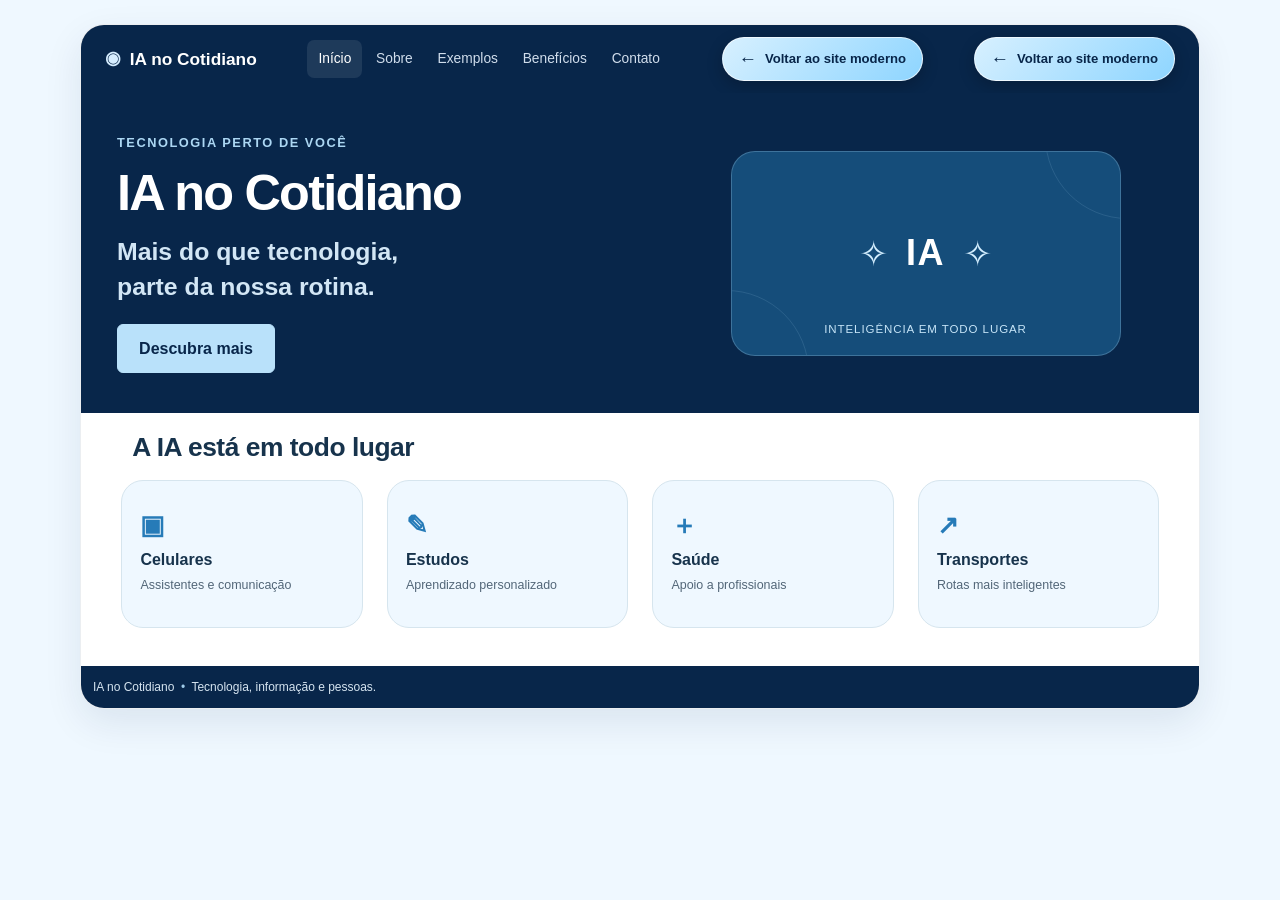
<file: ia-no-cotidiano.html>
<!doctype html>
<html lang="pt-BR">
<head>
  <meta charset="utf-8">
  <meta name="viewport" content="width=device-width, initial-scale=1">
  <meta name="description" content="Descubra como a inteligência artificial já faz parte da rotina, dos estudos à mobilidade.">
  <title>IA no Cotidiano | Início</title>
  <link href="https://cdn.jsdelivr.net/npm/bootstrap@5.3.3/dist/css/bootstrap.min.css" rel="stylesheet" integrity="sha384-QWTKZyjpPEjISv5WaRU9OFeRpok6YctnYmDr5pNlyT2bRjXh0JMhjY6hW+ALEwIH" crossorigin="anonymous">
  <link href="css/style-ia-no-cotidiano.css" rel="stylesheet">
</head>
<body>
  <a class="skip-link" href="#conteudo">Pular para o conteúdo</a>
  <div class="site-frame">
    <header class="site-header">
      <div class="container header-inner">
        <a class="brand" href="ia-no-cotidiano.html" aria-label="IA no Cotidiano, página inicial">
          <span class="brand-mark" aria-hidden="true">◉</span>
          <span>IA no Cotidiano</span>
        </a>
        <nav class="main-nav" aria-label="Navegação principal">
          <ul class="nav">
            <li class="nav-item"><a class="nav-link active" href="ia-no-cotidiano.html" aria-current="page">Início</a></li>
            <li class="nav-item"><a class="nav-link" href="sobre-ia-no-cotidiano.html">Sobre</a></li>
            <li class="nav-item"><a class="nav-link" href="aplicacoes-ia-no-cotidiano.html">Exemplos</a></li>
            <li class="nav-item"><a class="nav-link" href="sobre-ia-no-cotidiano.html#como-ajuda">Benefícios</a></li>
            <li class="nav-item"><a class="nav-link" href="contato-ia-no-cotidiano.html">Contato</a></li>
          </ul>
        </nav>
        <a class="modern-site-link" href="index.html"><span aria-hidden="true">←</span> Voltar ao site moderno</a>
        <a class="modern-site-link" href="../index.html"><span aria-hidden="true">←</span> Voltar ao site moderno</a>
      </div>
    </header>

    <main id="conteudo">
      <section class="home-hero" aria-labelledby="titulo-principal">
        <div class="container">
          <div class="row align-items-center g-4 g-lg-5">
            <div class="col-12 col-lg-6 hero-copy">
              <p class="eyebrow">Tecnologia perto de você</p>
              <h1 id="titulo-principal">IA no Cotidiano</h1>
              <p class="hero-lead">Mais do que tecnologia,<br class="d-none d-md-inline"> parte da nossa rotina.</p>
              <a class="btn btn-primary hero-button" href="aplicacoes-ia-no-cotidiano.html">Descubra mais</a>
            </div>
            <div class="col-12 col-lg-6">
              <div class="ai-art" role="img" aria-label="Ilustração azul com o símbolo de inteligência artificial">
                <span class="art-spark spark-left" aria-hidden="true">✧</span>
                <span class="art-title">IA</span>
                <span class="art-spark spark-right" aria-hidden="true">✧</span>
                <span class="art-caption">inteligência em todo lugar</span>
              </div>
            </div>
          </div>
        </div>
      </section>

      <section class="home-topics container" aria-labelledby="titulo-topicos">
        <h2 id="titulo-topicos" class="section-title">A IA está em todo lugar</h2>
        <div class="row g-3 g-lg-4">
          <div class="col-6 col-lg-3">
            <a class="topic-card" href="aplicacoes-ia-no-cotidiano.html#casa">
              <span class="topic-icon" aria-hidden="true">▣</span>
              <span class="topic-name">Celulares</span>
              <span class="topic-description">Assistentes e comunicação</span>
            </a>
          </div>
          <div class="col-6 col-lg-3">
            <a class="topic-card" href="aplicacoes-ia-no-cotidiano.html#educacao">
              <span class="topic-icon" aria-hidden="true">✎</span>
              <span class="topic-name">Estudos</span>
              <span class="topic-description">Aprendizado personalizado</span>
            </a>
          </div>
          <div class="col-6 col-lg-3">
            <a class="topic-card" href="aplicacoes-ia-no-cotidiano.html#saude">
              <span class="topic-icon" aria-hidden="true">＋</span>
              <span class="topic-name">Saúde</span>
              <span class="topic-description">Apoio a profissionais</span>
            </a>
          </div>
          <div class="col-6 col-lg-3">
            <a class="topic-card" href="aplicacoes-ia-no-cotidiano.html#mobilidade">
              <span class="topic-icon" aria-hidden="true">↗</span>
              <span class="topic-name">Transportes</span>
              <span class="topic-description">Rotas mais inteligentes</span>
            </a>
          </div>
        </div>
      </section>
    </main>

    <footer class="site-footer">
      <div class="container footer-inner">
        <p>IA no Cotidiano <span aria-hidden="true">•</span> Tecnologia, informação e pessoas.</p>
      </div>
    </footer>
  </div>
</body>
</html>
</file>
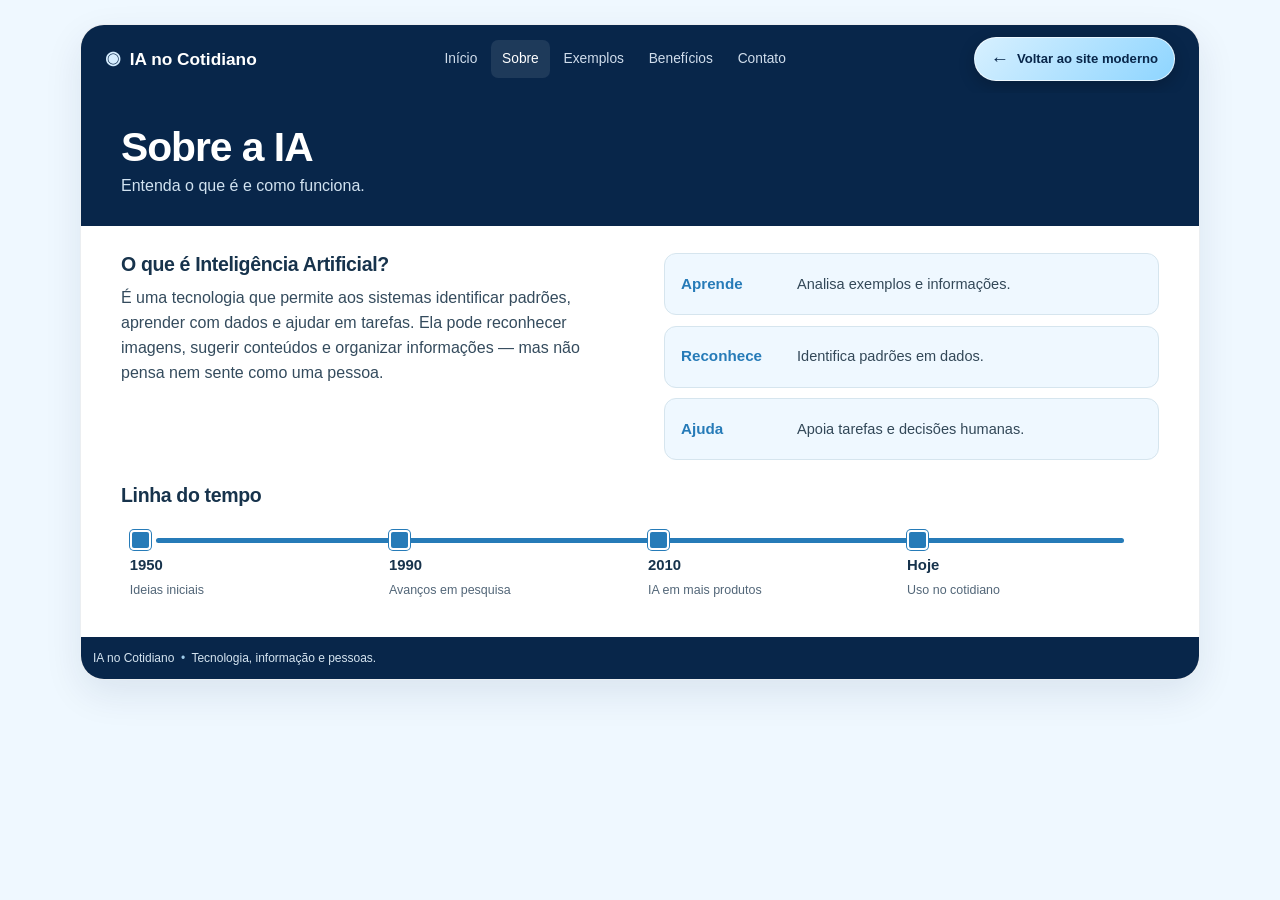
<file: sobre-ia-no-cotidiano.html>
<!doctype html>
<html lang="pt-BR">
<head>
  <meta charset="utf-8">
  <meta name="viewport" content="width=device-width, initial-scale=1">
  <meta name="description" content="Entenda o que é inteligência artificial, como ela aprende e como chegou ao cotidiano.">
  <title>IA no Cotidiano | Sobre a IA</title>
  <link href="https://cdn.jsdelivr.net/npm/bootstrap@5.3.3/dist/css/bootstrap.min.css" rel="stylesheet" integrity="sha384-QWTKZyjpPEjISv5WaRU9OFeRpok6YctnYmDr5pNlyT2bRjXh0JMhjY6hW+ALEwIH" crossorigin="anonymous">
  <link href="css/style-ia-no-cotidiano.css" rel="stylesheet">
</head>
<body>
  <a class="skip-link" href="#conteudo">Pular para o conteúdo</a>
  <div class="site-frame">
    <header class="site-header">
      <div class="container header-inner">
        <a class="brand" href="ia-no-cotidiano.html" aria-label="IA no Cotidiano, página inicial"><span class="brand-mark" aria-hidden="true">◉</span><span>IA no Cotidiano</span></a>
        <nav class="main-nav" aria-label="Navegação principal">
          <ul class="nav">
            <li class="nav-item"><a class="nav-link" href="ia-no-cotidiano.html">Início</a></li>
            <li class="nav-item"><a class="nav-link active" href="sobre-ia-no-cotidiano.html" aria-current="page">Sobre</a></li>
            <li class="nav-item"><a class="nav-link" href="aplicacoes-ia-no-cotidiano.html">Exemplos</a></li>
            <li class="nav-item"><a class="nav-link" href="sobre-ia-no-cotidiano.html#como-ajuda">Benefícios</a></li>
            <li class="nav-item"><a class="nav-link" href="contato-ia-no-cotidiano.html">Contato</a></li>
          </ul>
        </nav>
        <a class="modern-site-link" href="index.html"><span aria-hidden="true">←</span> Voltar ao site moderno</a>
      </div>
    </header>

    <main id="conteudo" class="page-content">
      <section class="page-banner" aria-labelledby="titulo-pagina">
        <div class="container">
          <h1 id="titulo-pagina">Sobre a IA</h1>
          <p>Entenda o que é e como funciona.</p>
        </div>
      </section>

      <div class="container page-inner">
        <section class="row g-4 g-lg-5 intro-columns" aria-label="O que é inteligência artificial">
          <div class="col-12 col-lg-6">
            <h2 class="content-heading">O que é Inteligência Artificial?</h2>
            <p class="body-copy">É uma tecnologia que permite aos sistemas identificar padrões, aprender com dados e ajudar em tarefas. Ela pode reconhecer imagens, sugerir conteúdos e organizar informações — mas não pensa nem sente como uma pessoa.</p>
          </div>
          <div class="col-12 col-lg-6">
            <div class="ability-list">
              <article class="ability-card">
                <h3>Aprende</h3>
                <p>Analisa exemplos e informações.</p>
              </article>
              <article class="ability-card">
                <h3>Reconhece</h3>
                <p>Identifica padrões em dados.</p>
              </article>
              <article id="como-ajuda" class="ability-card">
                <h3>Ajuda</h3>
                <p>Apoia tarefas e decisões humanas.</p>
              </article>
            </div>
          </div>
        </section>

        <section class="timeline-section" aria-labelledby="titulo-linha-do-tempo">
          <h2 id="titulo-linha-do-tempo" class="content-heading">Linha do tempo</h2>
          <ol class="timeline list-unstyled">
            <li class="timeline-item"><span class="timeline-year">1950</span><span class="timeline-caption">Ideias iniciais</span></li>
            <li class="timeline-item"><span class="timeline-year">1990</span><span class="timeline-caption">Avanços em pesquisa</span></li>
            <li class="timeline-item"><span class="timeline-year">2010</span><span class="timeline-caption">IA em mais produtos</span></li>
            <li class="timeline-item"><span class="timeline-year">Hoje</span><span class="timeline-caption">Uso no cotidiano</span></li>
          </ol>
        </section>
      </div>
    </main>

    <footer class="site-footer"><div class="container footer-inner"><p>IA no Cotidiano <span aria-hidden="true">•</span> Tecnologia, informação e pessoas.</p></div></footer>
  </div>
</body>
</html>
</file>
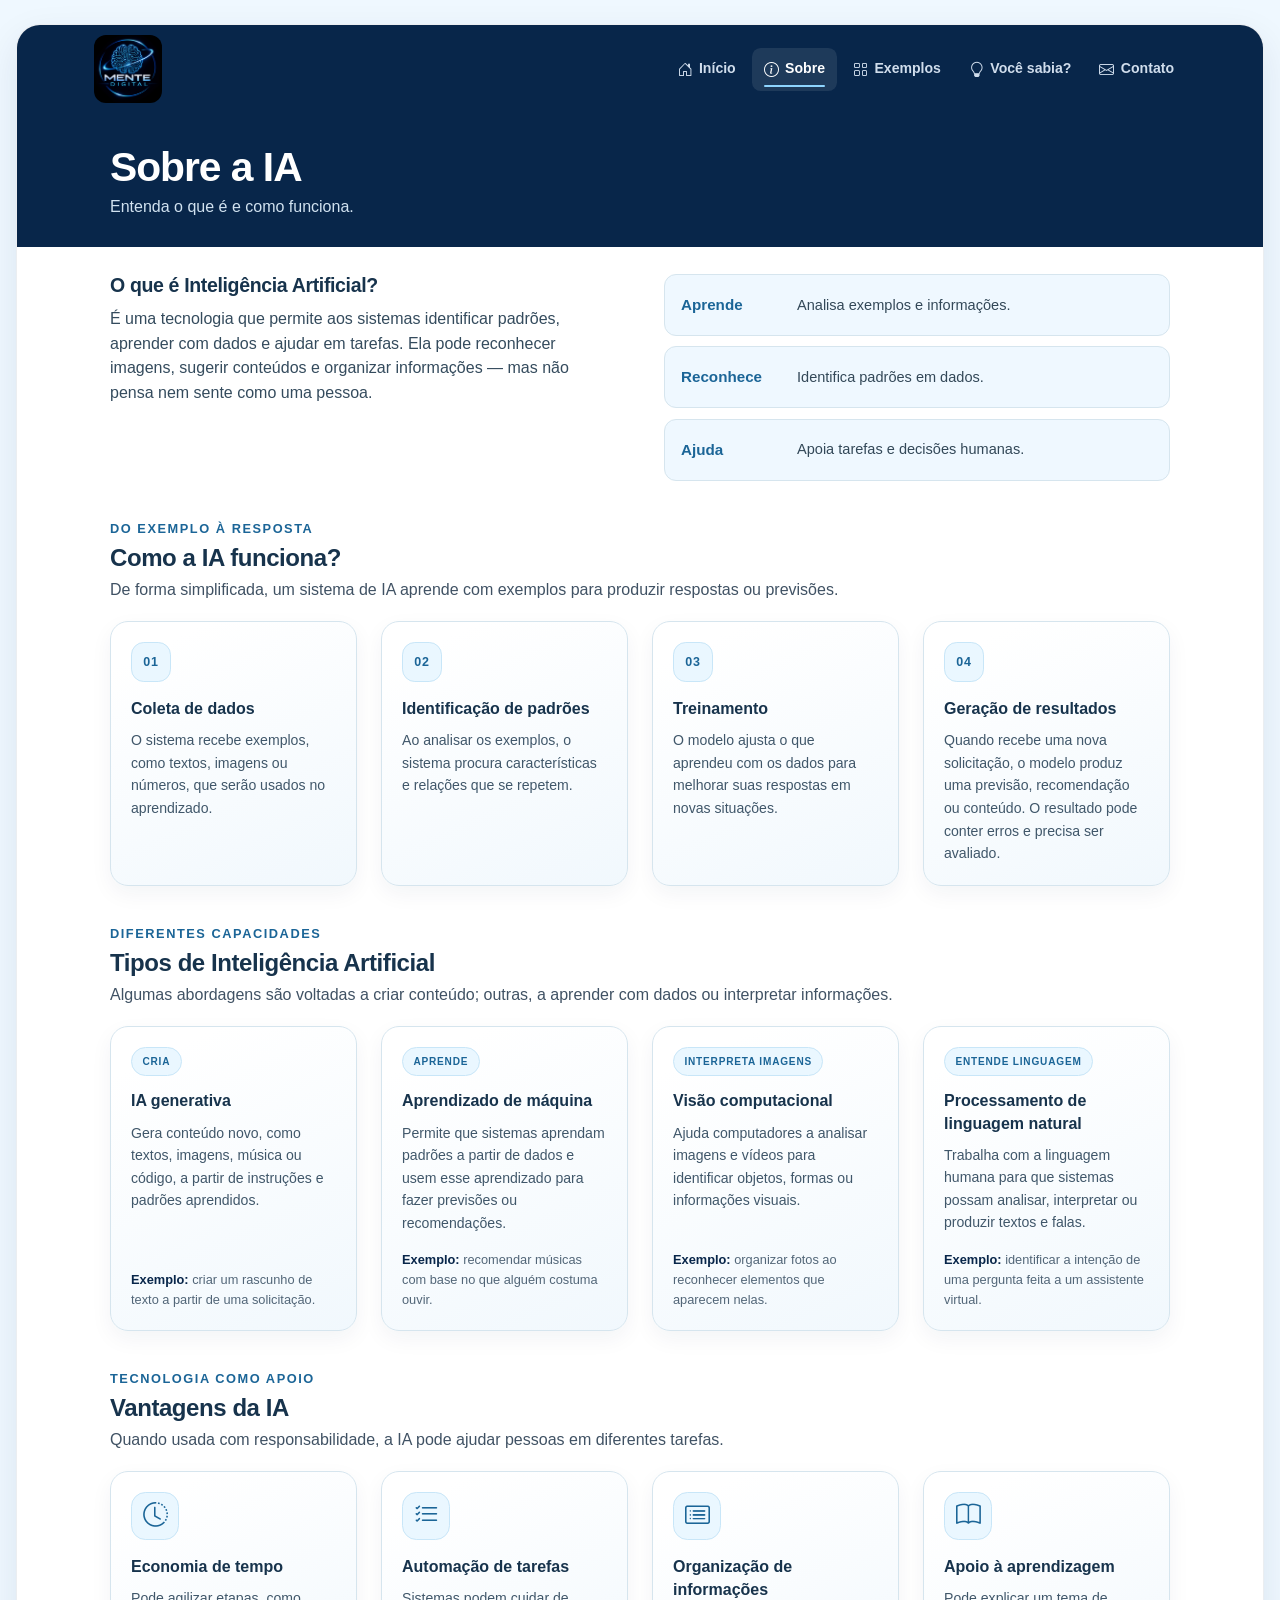
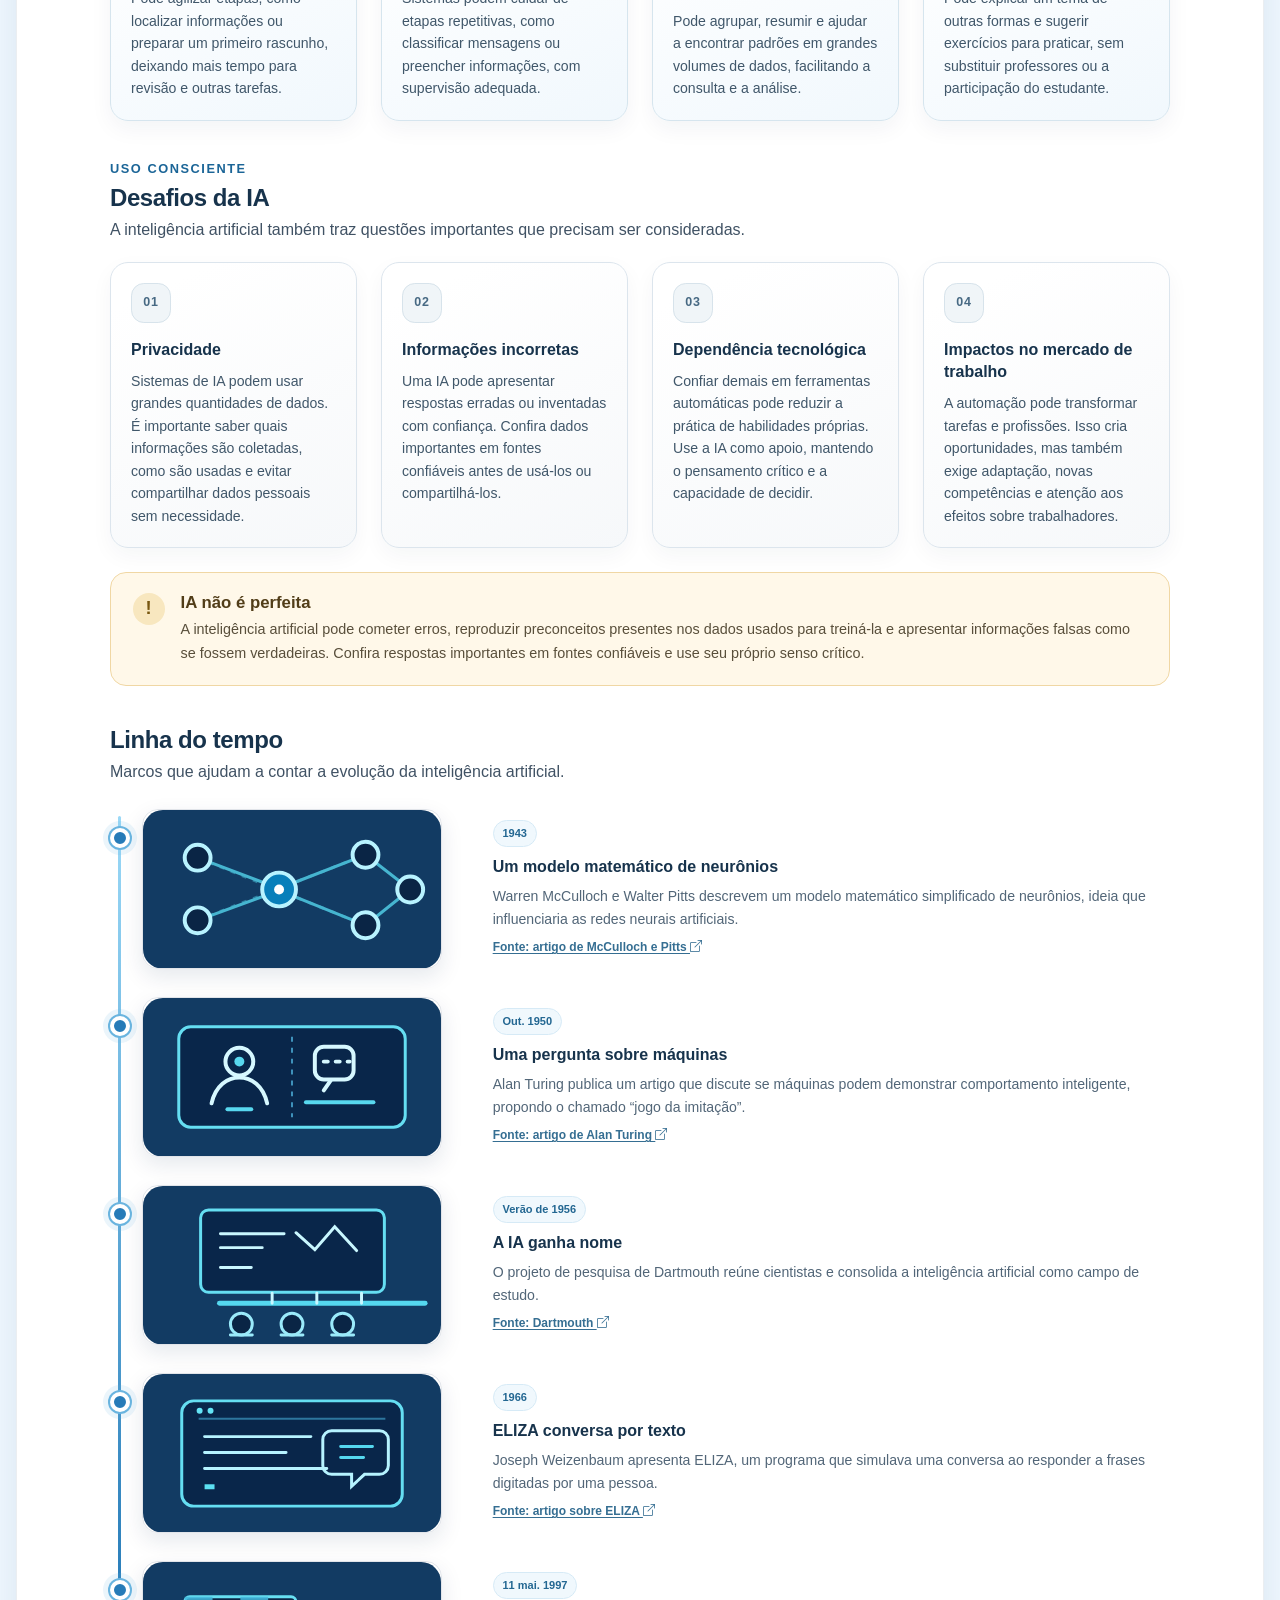
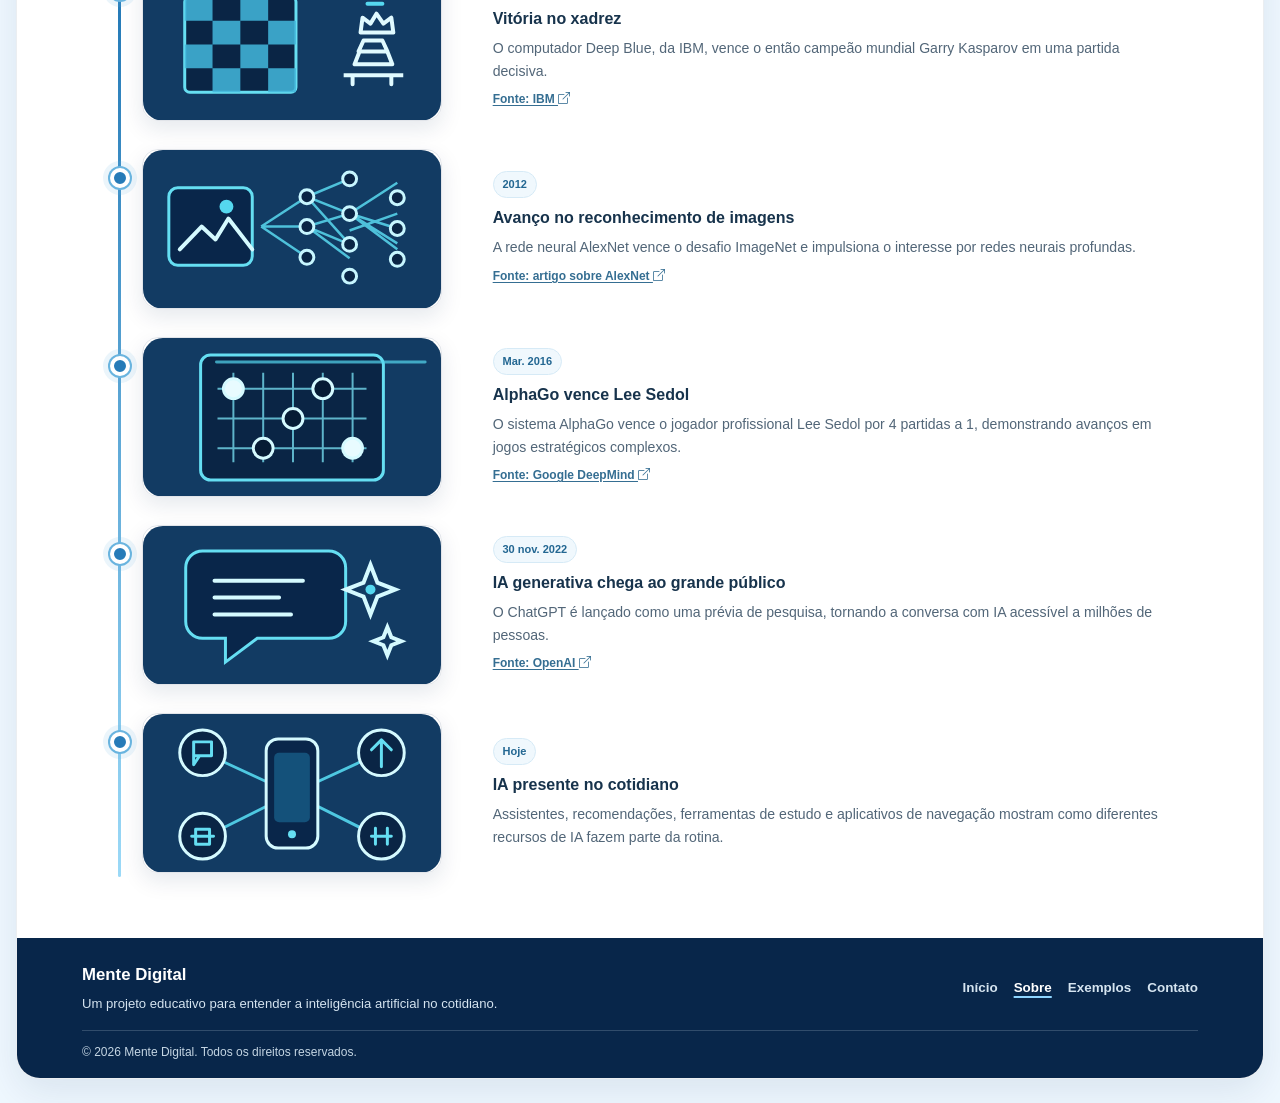
<file: sobre.html>
<!doctype html>
<html lang="pt-BR">
<head>
  <meta charset="utf-8">
  <meta name="viewport" content="width=device-width, initial-scale=1">
  <meta name="description" content="Entenda o que é inteligência artificial, como ela aprende e como chegou ao cotidiano.">
  <title>Mente Digital | Sobre a IA</title>
  <link rel="icon" type="image/jpeg" href="img/logo%20(2).jpeg">
  <link href="https://cdn.jsdelivr.net/npm/bootstrap@5.3.3/dist/css/bootstrap.min.css" rel="stylesheet" integrity="sha384-QWTKZyjpPEjISv5WaRU9OFeRpok6YctnYmDr5pNlyT2bRjXh0JMhjY6hW+ALEwIH" crossorigin="anonymous">
  <link href="https://cdn.jsdelivr.net/npm/bootstrap-icons@1.11.3/font/bootstrap-icons.min.css" rel="stylesheet">
  <link href="css/style.css" rel="stylesheet">
</head>
<body>
  <a class="skip-link" href="#conteudo">Pular para o conteúdo</a>
  <div class="site-frame">
    <header class="site-header">
      <div class="container header-inner">
        <a class="brand" href="index.html" aria-label="Mente Digital, página inicial"><img class="brand-logo" src="img/logo (2).jpeg" alt="Mente Digital"></a>
        <nav class="main-nav" aria-label="Navegação principal">
          <ul class="nav">
            <li class="nav-item"><a class="nav-link" href="index.html"><i class="bi bi-house-door" aria-hidden="true"></i>Início</a></li>
            <li class="nav-item"><a class="nav-link active" href="sobre.html" aria-current="page"><i class="bi bi-info-circle" aria-hidden="true"></i>Sobre</a></li>
            <li class="nav-item"><a class="nav-link" href="aplicacoes.html"><i class="bi bi-grid" aria-hidden="true"></i>Exemplos</a></li>
            <li class="nav-item"><a class="nav-link" href="index.html#voce-sabia"><i class="bi bi-lightbulb" aria-hidden="true"></i>Você sabia?</a></li>
            <li class="nav-item"><a class="nav-link" href="contato.html"><i class="bi bi-envelope" aria-hidden="true"></i>Contato</a></li>
          </ul>
        </nav>
      </div>
    </header>

    <main id="conteudo" class="page-content">
      <section class="page-banner" aria-labelledby="titulo-pagina">
        <div class="container">
          <h1 id="titulo-pagina">Sobre a IA</h1>
          <p>Entenda o que é e como funciona.</p>
        </div>
      </section>

      <div class="container page-inner">
        <section class="row g-4 g-lg-5 intro-columns" aria-label="O que é inteligência artificial">
          <div class="col-12 col-lg-6">
            <h2 class="content-heading">O que é Inteligência Artificial?</h2>
            <p class="body-copy">É uma tecnologia que permite aos sistemas identificar padrões, aprender com dados e ajudar em tarefas. Ela pode reconhecer imagens, sugerir conteúdos e organizar informações — mas não pensa nem sente como uma pessoa.</p>
          </div>
          <div class="col-12 col-lg-6">
            <div class="ability-list">
              <article class="ability-card">
                <h3>Aprende</h3>
                <p>Analisa exemplos e informações.</p>
              </article>
              <article class="ability-card">
                <h3>Reconhece</h3>
                <p>Identifica padrões em dados.</p>
              </article>
              <article class="ability-card">
                <h3>Ajuda</h3>
                <p>Apoia tarefas e decisões humanas.</p>
              </article>
            </div>
          </div>
        </section>

        <section class="how-ai-works" aria-labelledby="titulo-como-funciona">
          <div class="how-ai-heading">
            <p class="eyebrow eyebrow-dark">Do exemplo à resposta</p>
            <h2 id="titulo-como-funciona" class="content-heading">Como a IA funciona?</h2>
            <p class="section-subtitle">De forma simplificada, um sistema de IA aprende com exemplos para produzir respostas ou previsões.</p>
          </div>
          <div class="row g-3 g-lg-4">
            <div class="col-12 col-sm-6 col-xl-3">
              <article class="card process-card h-100">
                <div class="card-body">
                  <span class="process-step-number">01</span>
                  <h3 class="card-title">Coleta de dados</h3>
                  <p class="card-text">O sistema recebe exemplos, como textos, imagens ou números, que serão usados no aprendizado.</p>
                </div>
              </article>
            </div>
            <div class="col-12 col-sm-6 col-xl-3">
              <article class="card process-card h-100">
                <div class="card-body">
                  <span class="process-step-number">02</span>
                  <h3 class="card-title">Identificação de padrões</h3>
                  <p class="card-text">Ao analisar os exemplos, o sistema procura características e relações que se repetem.</p>
                </div>
              </article>
            </div>
            <div class="col-12 col-sm-6 col-xl-3">
              <article class="card process-card h-100">
                <div class="card-body">
                  <span class="process-step-number">03</span>
                  <h3 class="card-title">Treinamento</h3>
                  <p class="card-text">O modelo ajusta o que aprendeu com os dados para melhorar suas respostas em novas situações.</p>
                </div>
              </article>
            </div>
            <div class="col-12 col-sm-6 col-xl-3">
              <article class="card process-card h-100">
                <div class="card-body">
                  <span class="process-step-number">04</span>
                  <h3 class="card-title">Geração de resultados</h3>
                  <p class="card-text">Quando recebe uma nova solicitação, o modelo produz uma previsão, recomendação ou conteúdo. O resultado pode conter erros e precisa ser avaliado.</p>
                </div>
              </article>
            </div>
          </div>
        </section>

        <section class="ai-types-section" aria-labelledby="titulo-tipos-ia">
          <div class="ai-types-heading">
            <p class="eyebrow eyebrow-dark">Diferentes capacidades</p>
            <h2 id="titulo-tipos-ia" class="content-heading">Tipos de Inteligência Artificial</h2>
            <p class="section-subtitle">Algumas abordagens são voltadas a criar conteúdo; outras, a aprender com dados ou interpretar informações.</p>
          </div>
          <div class="row g-3 g-lg-4">
            <div class="col-12 col-sm-6 col-xl-3">
              <article class="card ai-type-card h-100">
                <div class="card-body">
                  <span class="ai-type-label">CRIA</span>
                  <h3 class="card-title">IA generativa</h3>
                  <p class="card-text">Gera conteúdo novo, como textos, imagens, música ou código, a partir de instruções e padrões aprendidos.</p>
                  <p class="ai-type-example"><strong>Exemplo:</strong> criar um rascunho de texto a partir de uma solicitação.</p>
                </div>
              </article>
            </div>
            <div class="col-12 col-sm-6 col-xl-3">
              <article class="card ai-type-card h-100">
                <div class="card-body">
                  <span class="ai-type-label">APRENDE</span>
                  <h3 class="card-title">Aprendizado de máquina</h3>
                  <p class="card-text">Permite que sistemas aprendam padrões a partir de dados e usem esse aprendizado para fazer previsões ou recomendações.</p>
                  <p class="ai-type-example"><strong>Exemplo:</strong> recomendar músicas com base no que alguém costuma ouvir.</p>
                </div>
              </article>
            </div>
            <div class="col-12 col-sm-6 col-xl-3">
              <article class="card ai-type-card h-100">
                <div class="card-body">
                  <span class="ai-type-label">INTERPRETA IMAGENS</span>
                  <h3 class="card-title">Visão computacional</h3>
                  <p class="card-text">Ajuda computadores a analisar imagens e vídeos para identificar objetos, formas ou informações visuais.</p>
                  <p class="ai-type-example"><strong>Exemplo:</strong> organizar fotos ao reconhecer elementos que aparecem nelas.</p>
                </div>
              </article>
            </div>
            <div class="col-12 col-sm-6 col-xl-3">
              <article class="card ai-type-card h-100">
                <div class="card-body">
                  <span class="ai-type-label">ENTENDE LINGUAGEM</span>
                  <h3 class="card-title">Processamento de linguagem natural</h3>
                  <p class="card-text">Trabalha com a linguagem humana para que sistemas possam analisar, interpretar ou produzir textos e falas.</p>
                  <p class="ai-type-example"><strong>Exemplo:</strong> identificar a intenção de uma pergunta feita a um assistente virtual.</p>
                </div>
              </article>
            </div>
          </div>
        </section>

        <section class="ai-advantages-section" aria-labelledby="titulo-vantagens-ia">
          <div class="ai-advantages-heading">
            <p class="eyebrow eyebrow-dark">Tecnologia como apoio</p>
            <h2 id="titulo-vantagens-ia" class="content-heading">Vantagens da IA</h2>
            <p class="section-subtitle">Quando usada com responsabilidade, a IA pode ajudar pessoas em diferentes tarefas.</p>
          </div>
          <div class="row g-3 g-lg-4">
            <div class="col-12 col-sm-6 col-xl-3">
              <article class="card advantage-card h-100">
                <div class="card-body">
                  <span class="advantage-icon" aria-hidden="true">
                    <i class="bi bi-clock-history" aria-hidden="true"></i>
                  </span>
                  <h3 class="card-title">Economia de tempo</h3>
                  <p class="card-text">Pode agilizar etapas, como localizar informações ou preparar um primeiro rascunho, deixando mais tempo para revisão e outras tarefas.</p>
                </div>
              </article>
            </div>
            <div class="col-12 col-sm-6 col-xl-3">
              <article class="card advantage-card h-100">
                <div class="card-body">
                  <span class="advantage-icon" aria-hidden="true">
                    <i class="bi bi-list-check" aria-hidden="true"></i>
                  </span>
                  <h3 class="card-title">Automação de tarefas</h3>
                  <p class="card-text">Sistemas podem cuidar de etapas repetitivas, como classificar mensagens ou preencher informações, com supervisão adequada.</p>
                </div>
              </article>
            </div>
            <div class="col-12 col-sm-6 col-xl-3">
              <article class="card advantage-card h-100">
                <div class="card-body">
                  <span class="advantage-icon" aria-hidden="true">
                    <i class="bi bi-card-list" aria-hidden="true"></i>
                  </span>
                  <h3 class="card-title">Organização de informações</h3>
                  <p class="card-text">Pode agrupar, resumir e ajudar a encontrar padrões em grandes volumes de dados, facilitando a consulta e a análise.</p>
                </div>
              </article>
            </div>
            <div class="col-12 col-sm-6 col-xl-3">
              <article class="card advantage-card h-100">
                <div class="card-body">
                  <span class="advantage-icon" aria-hidden="true">
                    <i class="bi bi-book" aria-hidden="true"></i>
                  </span>
                  <h3 class="card-title">Apoio à aprendizagem</h3>
                  <p class="card-text">Pode explicar um tema de outras formas e sugerir exercícios para praticar, sem substituir professores ou a participação do estudante.</p>
                </div>
              </article>
            </div>
          </div>
        </section>

        <section class="ai-challenges-section" aria-labelledby="titulo-desafios-ia">
          <div class="ai-challenges-heading">
            <p class="eyebrow eyebrow-dark">Uso consciente</p>
            <h2 id="titulo-desafios-ia" class="content-heading">Desafios da IA</h2>
            <p class="section-subtitle">A inteligência artificial também traz questões importantes que precisam ser consideradas.</p>
          </div>
          <div class="row g-3 g-lg-4">
            <div class="col-12 col-sm-6 col-xl-3">
              <article class="card challenge-card h-100">
                <div class="card-body">
                  <span class="challenge-number" aria-hidden="true">01</span>
                  <h3 class="card-title">Privacidade</h3>
                  <p class="card-text">Sistemas de IA podem usar grandes quantidades de dados. É importante saber quais informações são coletadas, como são usadas e evitar compartilhar dados pessoais sem necessidade.</p>
                </div>
              </article>
            </div>
            <div class="col-12 col-sm-6 col-xl-3">
              <article class="card challenge-card h-100">
                <div class="card-body">
                  <span class="challenge-number" aria-hidden="true">02</span>
                  <h3 class="card-title">Informações incorretas</h3>
                  <p class="card-text">Uma IA pode apresentar respostas erradas ou inventadas com confiança. Confira dados importantes em fontes confiáveis antes de usá-los ou compartilhá-los.</p>
                </div>
              </article>
            </div>
            <div class="col-12 col-sm-6 col-xl-3">
              <article class="card challenge-card h-100">
                <div class="card-body">
                  <span class="challenge-number" aria-hidden="true">03</span>
                  <h3 class="card-title">Dependência tecnológica</h3>
                  <p class="card-text">Confiar demais em ferramentas automáticas pode reduzir a prática de habilidades próprias. Use a IA como apoio, mantendo o pensamento crítico e a capacidade de decidir.</p>
                </div>
              </article>
            </div>
            <div class="col-12 col-sm-6 col-xl-3">
              <article class="card challenge-card h-100">
                <div class="card-body">
                  <span class="challenge-number" aria-hidden="true">04</span>
                  <h3 class="card-title">Impactos no mercado de trabalho</h3>
                  <p class="card-text">A automação pode transformar tarefas e profissões. Isso cria oportunidades, mas também exige adaptação, novas competências e atenção aos efeitos sobre trabalhadores.</p>
                </div>
              </article>
            </div>
          </div>
        </section>

        <aside class="alert ai-imperfection-alert" role="note" aria-labelledby="titulo-ia-imperfeita">
          <div class="ai-imperfection-mark" aria-hidden="true">!</div>
          <div>
            <h2 id="titulo-ia-imperfeita">IA não é perfeita</h2>
            <p>A inteligência artificial pode cometer erros, reproduzir preconceitos presentes nos dados usados para treiná-la e apresentar informações falsas como se fossem verdadeiras. Confira respostas importantes em fontes confiáveis e use seu próprio senso crítico.</p>
          </div>
        </aside>

        <section class="timeline-section" aria-labelledby="titulo-linha-do-tempo">
          <h2 id="titulo-linha-do-tempo" class="content-heading">Linha do tempo</h2>
          <p class="section-subtitle timeline-intro">Marcos que ajudam a contar a evolução da inteligência artificial.</p>
          <ol class="timeline list-unstyled">
            <li class="timeline-item">
              <div class="row align-items-center g-3 g-lg-4 timeline-content">
                <div class="col-12 col-md-4">
                  <img class="timeline-image img-fluid" src="img/history-1943.svg" width="300" height="160" loading="lazy" alt="Ilustração de uma rede de neurônios artificiais conectados">
                </div>
                <div class="col-12 col-md-8">
                  <time class="timeline-year" datetime="1943">1943</time>
                  <h3 class="timeline-caption">Um modelo matemático de neurônios</h3>
                  <p class="timeline-description">Warren McCulloch e Walter Pitts descrevem um modelo matemático simplificado de neurônios, ideia que influenciaria as redes neurais artificiais.</p>
                  <a class="timeline-source" href="https://doi.org/10.1007/BF02478259" target="_blank" rel="noopener noreferrer">Fonte: artigo de McCulloch e Pitts <span aria-hidden="true"><i class="bi bi-box-arrow-up-right"></i></span></a>
                </div>
              </div>
            </li>
            <li class="timeline-item">
              <div class="row align-items-center g-3 g-lg-4 timeline-content">
                <div class="col-12 col-md-4">
                  <img class="timeline-image img-fluid" src="img/history-1950.svg" width="300" height="160" loading="lazy" alt="Ilustração de uma pessoa e uma máquina trocando mensagens">
                </div>
                <div class="col-12 col-md-8">
                  <time class="timeline-year" datetime="1950-10">Out. 1950</time>
                  <h3 class="timeline-caption">Uma pergunta sobre máquinas</h3>
                  <p class="timeline-description">Alan Turing publica um artigo que discute se máquinas podem demonstrar comportamento inteligente, propondo o chamado “jogo da imitação”.</p>
                  <a class="timeline-source" href="https://doi.org/10.1093/mind/LIX.236.433" target="_blank" rel="noopener noreferrer">Fonte: artigo de Alan Turing <span aria-hidden="true"><i class="bi bi-box-arrow-up-right"></i></span></a>
                </div>
              </div>
            </li>
            <li class="timeline-item">
              <div class="row align-items-center g-3 g-lg-4 timeline-content">
                <div class="col-12 col-md-4">
                  <img class="timeline-image img-fluid" src="img/history-1956.svg" width="300" height="160" loading="lazy" alt="Ilustração de um quadro com ideias e uma conferência">
                </div>
                <div class="col-12 col-md-8">
                  <time class="timeline-year" datetime="1956">Verão de 1956</time>
                  <h3 class="timeline-caption">A IA ganha nome</h3>
                  <p class="timeline-description">O projeto de pesquisa de Dartmouth reúne cientistas e consolida a inteligência artificial como campo de estudo.</p>
                  <a class="timeline-source" href="https://home.dartmouth.edu/about/artificial-intelligence-ai-coined-dartmouth" target="_blank" rel="noopener noreferrer">Fonte: Dartmouth <span aria-hidden="true"><i class="bi bi-box-arrow-up-right"></i></span></a>
                </div>
              </div>
            </li>
            <li class="timeline-item">
              <div class="row align-items-center g-3 g-lg-4 timeline-content">
                <div class="col-12 col-md-4">
                  <img class="timeline-image img-fluid" src="img/history-1966.svg" width="300" height="160" loading="lazy" alt="Ilustração de um terminal antigo com conversa em texto">
                </div>
                <div class="col-12 col-md-8">
                  <time class="timeline-year" datetime="1966">1966</time>
                  <h3 class="timeline-caption">ELIZA conversa por texto</h3>
                  <p class="timeline-description">Joseph Weizenbaum apresenta ELIZA, um programa que simulava uma conversa ao responder a frases digitadas por uma pessoa.</p>
                  <a class="timeline-source" href="https://doi.org/10.1145/365153.365168" target="_blank" rel="noopener noreferrer">Fonte: artigo sobre ELIZA <span aria-hidden="true"><i class="bi bi-box-arrow-up-right"></i></span></a>
                </div>
              </div>
            </li>
            <li class="timeline-item">
              <div class="row align-items-center g-3 g-lg-4 timeline-content">
                <div class="col-12 col-md-4">
                  <img class="timeline-image img-fluid" src="img/history-1997.svg" width="300" height="160" loading="lazy" alt="Ilustração de um tabuleiro de xadrez e uma peça">
                </div>
                <div class="col-12 col-md-8">
                  <time class="timeline-year" datetime="1997-05-11">11 mai. 1997</time>
                  <h3 class="timeline-caption">Vitória no xadrez</h3>
                  <p class="timeline-description">O computador Deep Blue, da IBM, vence o então campeão mundial Garry Kasparov em uma partida decisiva.</p>
                  <a class="timeline-source" href="https://www.ibm.com/history/deep-blue" target="_blank" rel="noopener noreferrer">Fonte: IBM <span aria-hidden="true"><i class="bi bi-box-arrow-up-right"></i></span></a>
                </div>
              </div>
            </li>
            <li class="timeline-item">
              <div class="row align-items-center g-3 g-lg-4 timeline-content">
                <div class="col-12 col-md-4">
                  <img class="timeline-image img-fluid" src="img/history-2012.svg" width="300" height="160" loading="lazy" alt="Ilustração de uma imagem sendo analisada por uma rede neural">
                </div>
                <div class="col-12 col-md-8">
                  <time class="timeline-year" datetime="2012">2012</time>
                  <h3 class="timeline-caption">Avanço no reconhecimento de imagens</h3>
                  <p class="timeline-description">A rede neural AlexNet vence o desafio ImageNet e impulsiona o interesse por redes neurais profundas.</p>
                  <a class="timeline-source" href="https://doi.org/10.1145/3065386" target="_blank" rel="noopener noreferrer">Fonte: artigo sobre AlexNet <span aria-hidden="true"><i class="bi bi-box-arrow-up-right"></i></span></a>
                </div>
              </div>
            </li>
            <li class="timeline-item">
              <div class="row align-items-center g-3 g-lg-4 timeline-content">
                <div class="col-12 col-md-4">
                  <img class="timeline-image img-fluid" src="img/history-2016.svg" width="300" height="160" loading="lazy" alt="Ilustração de um tabuleiro de Go com pedras claras e escuras">
                </div>
                <div class="col-12 col-md-8">
                  <time class="timeline-year" datetime="2016-03">Mar. 2016</time>
                  <h3 class="timeline-caption">AlphaGo vence Lee Sedol</h3>
                  <p class="timeline-description">O sistema AlphaGo vence o jogador profissional Lee Sedol por 4 partidas a 1, demonstrando avanços em jogos estratégicos complexos.</p>
                  <a class="timeline-source" href="https://deepmind.google/research/alphago/" target="_blank" rel="noopener noreferrer">Fonte: Google DeepMind <span aria-hidden="true"><i class="bi bi-box-arrow-up-right"></i></span></a>
                </div>
              </div>
            </li>
            <li class="timeline-item">
              <div class="row align-items-center g-3 g-lg-4 timeline-content">
                <div class="col-12 col-md-4">
                  <img class="timeline-image img-fluid" src="img/history-2022.svg" width="300" height="160" loading="lazy" alt="Ilustração de uma conversa por texto com símbolos de inteligência artificial">
                </div>
                <div class="col-12 col-md-8">
                  <time class="timeline-year" datetime="2022-11-30">30 nov. 2022</time>
                  <h3 class="timeline-caption">IA generativa chega ao grande público</h3>
                  <p class="timeline-description">O ChatGPT é lançado como uma prévia de pesquisa, tornando a conversa com IA acessível a milhões de pessoas.</p>
                  <a class="timeline-source" href="https://openai.com/index/chatgpt/" target="_blank" rel="noopener noreferrer">Fonte: OpenAI <span aria-hidden="true"><i class="bi bi-box-arrow-up-right"></i></span></a>
                </div>
              </div>
            </li>
            <li class="timeline-item">
              <div class="row align-items-center g-3 g-lg-4 timeline-content">
                <div class="col-12 col-md-4">
                  <img class="timeline-image img-fluid" src="img/history-hoje.svg" width="300" height="160" loading="lazy" alt="Ilustração de um celular conectado a educação, saúde, lazer e transportes">
                </div>
                <div class="col-12 col-md-8">
                  <span class="timeline-year">Hoje</span>
                  <h3 class="timeline-caption">IA presente no cotidiano</h3>
                  <p class="timeline-description">Assistentes, recomendações, ferramentas de estudo e aplicativos de navegação mostram como diferentes recursos de IA fazem parte da rotina.</p>
                </div>
              </div>
            </li>
          </ol>
        </section>
      </div>
    </main>

    <footer class="site-footer">
      <div class="container footer-inner">
        <div class="footer-main">
          <a class="footer-brand" href="index.html">Mente Digital</a>
          <p>Um projeto educativo para entender a inteligência artificial no cotidiano.</p>
        </div>
        <nav class="footer-nav" aria-label="Navegação do rodapé">
          <a href="index.html">Início</a>
          <a href="sobre.html" aria-current="page">Sobre</a>
          <a href="aplicacoes.html">Exemplos</a>
          <a href="contato.html">Contato</a>
        </nav>
        <p class="footer-legal">© 2026 Mente Digital. Todos os direitos reservados.</p>
      </div>
    </footer>
  </div>
</body>
</html>
</file>
<file: css/style.css>
/* Identidade visual baseada nas quatro telas de referência do Canva. */
:root {
  --navy: #08264a;
  --navy-soft: #123b63;
  --blue: #1b6597;
  --blue-light: #b9e1fa;
  --pale: #eff8ff;
  --line: #d6e5ee;
  --ink: #17334c;
  --muted: #526678;
  --white: #ffffff;
  --shadow: 0 14px 38px rgba(8, 38, 74, 0.09);
}

* { box-sizing: border-box; }
html { scroll-behavior: smooth; }
body {
  margin: 0;
  background: var(--pale);
  color: var(--ink);
  font-family: "Segoe UI", Arial, sans-serif;
  font-size: 1rem;
  line-height: 1.55;
}
a { color: inherit; }
a:focus-visible, button:focus-visible, input:focus-visible, textarea:focus-visible, select:focus-visible, summary:focus-visible {
  outline: 3px solid #075985;
  outline-offset: 3px;
}
.skip-link {
  position: absolute;
  top: 0.5rem;
  left: 0.5rem;
  z-index: 10;
  padding: 0.65rem 1rem;
  transform: translateY(-150%);
  border-radius: 0.4rem;
  background: var(--white);
  color: var(--navy);
}
.skip-link:focus { transform: translateY(0); }
.site-frame {
  width: min(100% - 2rem, 1280px);
  min-height: calc(100vh - 3rem);
  margin: 1.5rem auto;
  overflow: hidden;
  border: 1px solid rgba(8, 38, 74, 0.08);
  border-radius: 24px;
  background: var(--white);
  box-shadow: var(--shadow);
  display: flex;
  flex-direction: column;
}
.site-header { background: var(--navy); color: var(--white); }
.header-inner {
  min-height: 68px;
  display: flex;
  align-items: center;
  justify-content: space-between;
  gap: 1rem;
  padding-top: 0.65rem;
  padding-bottom: 0.65rem;
  padding-left: 1.5rem;
  padding-right: 1.5rem;
}
.brand {
  display: inline-flex;
  align-items: center;
  gap: 0.55rem;
  color: var(--white);
  font-size: 1.08rem;
  font-weight: 650;
  text-decoration: none;
  white-space: nowrap;
}
.brand-logo { display: block; width: 68px; height: 68px; flex: 0 0 auto; border-radius: 12px; object-fit: cover; }
.main-nav .nav { justify-content: flex-end; gap: 0.25rem; }
.main-nav .nav-link {
  position: relative;
  display: inline-flex;
  align-items: center;
  gap: 0.4rem;
  padding: 0.6rem 0.75rem;
  border-radius: 0.55rem;
  color: #d0ddec;
  font-size: 0.88rem;
  font-weight: 650;
  text-decoration: none;
  transition: background-color 180ms ease, color 180ms ease, transform 180ms ease;
}
.main-nav .nav-link:hover, .main-nav .nav-link:focus-visible, .main-nav .nav-link.active {
  background: rgba(255, 255, 255, 0.09);
  color: var(--white);
}
.main-nav .nav-link.active::after {
  position: absolute;
  right: 0.75rem;
  bottom: 0.22rem;
  left: 0.75rem;
  height: 2px;
  border-radius: 2px;
  background: #8ed5ff;
  content: "";
}
.main-nav .nav-link:focus-visible { outline-color: #b9e1fa; }
.main-nav .nav-link i { font-size: 0.95rem; }
main { flex: 1; }
.home-hero {
  position: relative;
  overflow: hidden;
  isolation: isolate;
  padding: 4.25rem 0;
  background: linear-gradient(115deg, #08264a 0%, #103e69 55%, #267bb8 100%);
  color: var(--white);
}
.hero-decorations { position: absolute; z-index: -1; inset: 0; overflow: hidden; pointer-events: none; }
.circulo {
  position: absolute;
  border: 2px solid rgba(0, 180, 255, 0.4);
  border-radius: 50%;
  pointer-events: none;
}
.circulo-1 { width: 180px; height: 180px; top: 100px; right: 5%; }
.circulo-2 { width: 100px; height: 100px; top: 250px; right: 15%; }
.circulo-3 { width: 250px; height: 250px; bottom: 30px; left: -80px; }
.conexao {
  position: absolute;
  height: 2px;
  background: linear-gradient(90deg, transparent, #00b4ff, transparent);
  opacity: 0.6;
  transform-origin: left;
}
.conexao-1 { width: 200px; top: 150px; right: 10%; transform: rotate(35deg); }
.conexao-2 { width: 150px; top: 300px; right: 20%; transform: rotate(-25deg); }
.ponto {
  position: absolute;
  width: 10px;
  height: 10px;
  border-radius: 50%;
  background: #00b4ff;
  box-shadow: 0 0 10px #00b4ff, 0 0 25px #00b4ff;
}
.ponto-1 { top: 120px; right: 20%; }
.ponto-2 { top: 280px; right: 8%; }
.ponto-3 { bottom: 100px; left: 15%; }
.home-hero::before {
  position: absolute;
  top: -12rem;
  right: -9rem;
  width: 32rem;
  height: 32rem;
  border: 1px solid rgba(217, 240, 255, 0.12);
  border-radius: 50%;
  box-shadow: 0 0 0 3rem rgba(217, 240, 255, 0.025), 0 0 0 6rem rgba(217, 240, 255, 0.02);
  content: "";
  pointer-events: none;
}
.home-hero > .container { position: relative; z-index: 1; }
.hero-copy { padding-left: clamp(1rem, 3vw, 2.5rem); }
.hero-kicker {
  display: inline-flex;
  align-items: center;
  gap: 0.55rem;
  margin: 0 0 1.2rem;
  padding: 0.48rem 0.85rem;
  border: 1px solid rgba(198, 228, 247, 0.25);
  border-radius: 999px;
  background: rgba(255, 255, 255, 0.08);
  color: #d7efff;
  font-size: 0.78rem;
  font-weight: 650;
  letter-spacing: 0.035em;
}
.hero-kicker-dot {
  width: 0.48rem;
  height: 0.48rem;
  border-radius: 50%;
  background: #8ed5ff;
  box-shadow: 0 0 12px rgba(142, 213, 255, 0.85);
}
.eyebrow {
  margin: 0 0 0.65rem;
  color: #acd7f3;
  font-size: 0.8rem;
  font-weight: 700;
  letter-spacing: 0.12em;
  text-transform: uppercase;
}
.eyebrow-dark { color: #1b6597; }
.home-hero h1 {
  max-width: 11ch;
  margin: 0 0 1rem;
  color: var(--white);
  font-size: clamp(2.7rem, 5vw, 4.15rem);
  font-weight: 720;
  letter-spacing: -0.055em;
  line-height: 1.04;
}
.home-hero h1 span { color: #b9e1fa; }
.hero-lead {
  max-width: 32rem;
  margin: 0 0 1.65rem;
  color: #d4e7f6;
  font-size: clamp(1rem, 1.6vw, 1.12rem);
  line-height: 1.7;
}
.btn-primary {
  border-color: var(--blue-light);
  background: var(--blue-light);
  color: var(--navy);
  font-weight: 650;
}
.btn-primary:hover, .btn-primary:focus {
  border-color: #d3efff;
  background: #d3efff;
  color: var(--navy);
}
.hero-button {
  min-height: 48px;
  padding: 0.72rem 1.15rem;
  border: 0;
  border-radius: 0.75rem;
  color: var(--navy);
  font-weight: 700;
  box-shadow: 0 8px 22px rgba(4, 25, 48, 0.18);
}
.hero-button:hover, .hero-button:focus-visible { background: #d7f0ff; color: var(--navy); }
.hero-button .bi { margin-left: 0.35rem; font-size: 1.15em; }
.hero-secondary {
  color: #e0f2ff;
  font-size: 0.93rem;
  font-weight: 650;
  text-decoration: none;
}
.hero-secondary:hover { color: var(--white); text-decoration: underline; text-underline-offset: 4px; }
.hero-secondary span { margin-left: 0.25rem; }
.hero-note {
  display: flex;
  align-items: center;
  gap: 0.5rem;
  margin: 1.5rem 0 0;
  color: #bad5e9;
  font-size: 0.82rem;
}
.hero-note span { color: #9cddff; }
.hero-visual { position: relative; max-width: 480px; margin: 0 auto; }
.ai-art {
  position: relative;
  min-height: 350px;
  overflow: hidden;
  border: 1px solid rgba(221, 241, 255, 0.25);
  border-radius: 30px;
  background:
    radial-gradient(circle at 50% 48%, rgba(166, 225, 255, 0.2), transparent 31%),
    linear-gradient(145deg, #0b2d52 8%, #145b8b 58%, #73bce2 120%);
  box-shadow: 0 24px 60px rgba(2, 22, 43, 0.28), inset 0 1px 0 rgba(255, 255, 255, 0.16);
  color: var(--white);
}
.ai-art::before {
  position: absolute;
  inset: 0;
  background-image: linear-gradient(rgba(220, 241, 255, 0.055) 1px, transparent 1px), linear-gradient(90deg, rgba(220, 241, 255, 0.055) 1px, transparent 1px);
  background-size: 34px 34px;
  mask-image: radial-gradient(ellipse at center, #000 10%, transparent 78%);
  content: "";
}
.art-orbit {
  position: absolute;
  top: 50%;
  left: 50%;
  border: 1px solid rgba(210, 239, 255, 0.28);
  border-radius: 50%;
  transform: translate(-50%, -50%);
}
.art-orbit-one { width: 205px; height: 205px; }
.art-orbit-two { width: 295px; height: 150px; transform: translate(-50%, -50%) rotate(-32deg); }
.art-orbit-three { width: 295px; height: 150px; transform: translate(-50%, -50%) rotate(32deg); }
.art-core {
  position: absolute;
  top: 50%;
  left: 50%;
  display: flex;
  width: 126px;
  height: 126px;
  align-items: center;
  justify-content: center;
  flex-direction: column;
  border: 1px solid rgba(255, 255, 255, 0.85);
  border-radius: 50%;
  background: radial-gradient(circle at 35% 28%, #ffffff 0%, #d9f3ff 36%, #83c9ee 100%);
  box-shadow: 0 0 34px rgba(177, 229, 255, 0.62), 0 0 0 12px rgba(198, 234, 255, 0.07);
  color: var(--navy);
  transform: translate(-50%, -50%);
}
.art-title { font-size: 2.5rem; font-weight: 800; letter-spacing: -0.07em; line-height: 1; }
.art-core-caption { margin-top: 0.35rem; font-size: 0.49rem; font-weight: 750; letter-spacing: 0.12em; }
.art-chip {
  position: absolute;
  padding: 0.42rem 0.7rem;
  border: 1px solid rgba(223, 243, 255, 0.24);
  border-radius: 999px;
  background: rgba(7, 37, 69, 0.46);
  color: #e4f5ff;
  font-size: 0.62rem;
  font-weight: 700;
  letter-spacing: 0.12em;
  box-shadow: 0 8px 22px rgba(3, 25, 48, 0.18);
}
.art-chip-top { top: 19%; left: 12%; }
.art-chip-right { top: 42%; right: 7%; }
.art-chip-bottom { bottom: 17%; left: 17%; }
.art-node {
  position: absolute;
  z-index: 1;
  width: 0.6rem;
  height: 0.6rem;
  border: 2px solid #e8f7ff;
  border-radius: 50%;
  background: #8dd9ff;
  box-shadow: 0 0 14px rgba(141, 217, 255, 0.9);
}
.art-node-one { top: 25%; right: 25%; }
.art-node-two { bottom: 28%; right: 30%; }
.art-node-three { top: 37%; left: 24%; }
.hero-floating-card {
  position: absolute;
  right: -1rem;
  bottom: 1.1rem;
  display: flex;
  align-items: center;
  gap: 0.75rem;
  padding: 0.78rem 1rem;
  border: 1px solid rgba(255, 255, 255, 0.72);
  border-radius: 14px;
  background: rgba(255, 255, 255, 0.96);
  box-shadow: 0 14px 34px rgba(4, 28, 52, 0.22);
  color: var(--ink);
}
.hero-floating-icon {
  display: grid;
  width: 2.25rem;
  height: 2.25rem;
  flex: 0 0 auto;
  place-items: center;
  border-radius: 10px;
  background: #e5f5ff;
  color: var(--blue);
  font-size: 1.2rem;
}
.hero-floating-card strong, .hero-floating-card small { display: block; }
.hero-floating-card strong { font-size: 0.8rem; }
.hero-floating-card small { margin-top: 0.1rem; color: var(--muted); font-size: 0.68rem; }
.home-topics {
  padding: 1.15rem 2.5rem 2.35rem;
}
.topics-heading { margin: 0 0 1.1rem 0.7rem; }
.topics-heading .eyebrow { margin-bottom: 0.3rem; }
.section-title, .content-heading {
  color: var(--ink);
  font-size: clamp(1.35rem, 2.3vw, 1.65rem);
  font-weight: 700;
  letter-spacing: -0.018em;
}
.home-topics .section-title { margin: 0; }
.statistics-section {
  padding: 2.5rem 0 3rem;
  background: #fff;
}
.statistics-heading { margin: 0 0 1.4rem; }
.statistics-heading .eyebrow { margin-bottom: 0.35rem; }
.statistics-heading .section-title { margin: 0 0 0.4rem; font-size: clamp(1.7rem, 3vw, 2.1rem); }
.statistic-card {
  border: 1px solid var(--line);
  border-radius: 20px;
  background: linear-gradient(155deg, #fff 20%, #f2f9fe 100%);
  box-shadow: 0 10px 28px rgba(8, 38, 74, 0.06);
}
.statistic-card .card-body { display: flex; align-items: flex-start; flex-direction: column; padding: 1.5rem; }
.statistic-value {
  margin: 0 0 0.8rem;
  color: var(--blue);
  font-size: clamp(2.6rem, 5vw, 3.5rem);
  font-weight: 800;
  letter-spacing: -0.06em;
  line-height: 1;
}
.statistic-card .card-title { margin: 0 0 0.6rem; color: var(--ink); font-size: 1.08rem; font-weight: 750; line-height: 1.4; }
.statistic-card .card-text { margin: 0 0 1.2rem; color: #40576a; font-size: 0.9rem; line-height: 1.6; }
.statistic-source { margin-top: auto; color: #356487; font-size: 0.75rem; font-weight: 650; line-height: 1.5; text-decoration: underline; text-underline-offset: 3px; }
.statistic-source:hover { color: var(--navy); }
.statistic-source span { white-space: nowrap; }
.did-you-know-section {
  padding: 2.5rem 0 3rem;
  background: linear-gradient(180deg, #f3f9fd 0%, #eaf5fc 100%);
}
.did-you-know-heading { margin: 0 0 1.35rem; }
.did-you-know-heading .eyebrow { margin-bottom: 0.35rem; }
.did-you-know-heading .section-title { margin: 0 0 0.35rem; font-size: clamp(1.7rem, 3vw, 2.1rem); }
.curiosity-card {
  overflow: hidden;
  border: 1px solid #d7e8f3;
  border-radius: 20px;
  background: var(--white);
  box-shadow: 0 10px 28px rgba(8, 38, 74, 0.06);
}
.curiosity-card .card-body { padding: 1.45rem; }
.curiosity-number {
  display: inline-flex;
  min-width: 2.5rem;
  min-height: 2.5rem;
  align-items: center;
  justify-content: center;
  margin-bottom: 1.1rem;
  border: 1px solid #c8e6f8;
  border-radius: 0.85rem;
  background: #eaf7ff;
  color: var(--blue);
  font-size: 0.78rem;
  font-weight: 800;
  letter-spacing: 0.06em;
}
.curiosity-card .card-title { margin-bottom: 0.65rem; color: var(--ink); font-size: 1.08rem; font-weight: 750; line-height: 1.35; }
.curiosity-card .card-text { margin: 0; color: #40576a; font-size: 0.92rem; line-height: 1.65; }
.topic-card {
  min-height: 205px;
  border: 1px solid var(--line);
  border-radius: 20px;
  background: linear-gradient(155deg, #fff 10%, #f1f8fd 100%);
  color: var(--ink);
  text-decoration: none;
  transition: border-color 180ms ease, box-shadow 180ms ease, transform 180ms ease, background-color 180ms ease;
}
.topic-card .card-body { display: flex; align-items: flex-start; flex-direction: column; padding: 1.25rem; }
.topic-card:hover, .topic-card:focus-visible {
  transform: translateY(-5px);
  border-color: #9dcce8;
  background: #fff;
  box-shadow: 0 16px 30px rgba(8, 38, 74, 0.12);
}
.topic-icon {
  display: grid;
  width: 3.1rem;
  height: 3.1rem;
  place-items: center;
  margin-bottom: 1rem;
  border: 1px solid #d5ebf8;
  border-radius: 1rem;
  background: linear-gradient(145deg, #eaf7ff, #d6efff);
  color: var(--blue);
}
.topic-icon .bi { font-size: 1.65rem; line-height: 1; }
.topic-name {
  color: var(--navy);
  font-size: 1.08rem;
  font-weight: 750;
  line-height: 1.3;
}
.topic-description { margin-top: 0.35rem; color: var(--muted); font-size: 0.82rem; line-height: 1.45; }
.topic-link { margin-top: auto; padding-top: 0.85rem; color: var(--blue); font-size: 0.78rem; font-weight: 700; }
.topic-link span { display: inline-block; margin-left: 0.2rem; transition: transform 180ms ease; }
.topic-card:hover .topic-link span, .topic-card:focus-visible .topic-link span { transform: translateX(4px); }
.page-content { background: var(--white); }
.page-banner { padding: 1.85rem 0 1.7rem; background: var(--navy); color: var(--white); }
.page-banner h1 {
  margin: 0 0 0.15rem;
  color: var(--white);
  font-size: clamp(2rem, 3.6vw, 2.55rem);
  font-weight: 700;
  letter-spacing: -0.025em;
}
.page-banner p { margin: 0; color: #d1e2f0; }
.page-banner .container {
  padding-left: 2.5rem;
  padding-right: 2.5rem;
}
.page-inner { padding: 1.7rem 2.5rem 2.3rem; }
.intro-columns { align-items: start; }
.content-heading { margin: 0 0 0.6rem; font-size: 1.22rem; }
.body-copy { max-width: 530px; margin: 0; color: #344b5d; }
.ability-list { display: grid; gap: 0.65rem; }
.ability-card {
  min-height: 62px;
  padding: 0.75rem 1rem;
  border: 1px solid var(--line);
  border-radius: 12px;
  background: var(--pale);
  display: flex;
  align-items: center;
  gap: 1rem;
}
.ability-card h3 { flex: 0 0 6.25rem; margin: 0; color: var(--blue); font-size: 0.95rem; font-weight: 700; }
.ability-card p { margin: 0; color: #334858; font-size: 0.91rem; }
.how-ai-works { margin-top: 2.4rem; }
.how-ai-heading { margin-bottom: 1.15rem; }
.how-ai-heading .eyebrow { margin-bottom: 0.3rem; }
.how-ai-heading .content-heading { margin-bottom: 0.35rem; font-size: 1.5rem; }
.process-card {
  border: 1px solid var(--line);
  border-radius: 18px;
  background: linear-gradient(155deg, #fff 12%, #f1f8fd 100%);
  box-shadow: 0 8px 22px rgba(8, 38, 74, 0.05);
}
.process-card .card-body { padding: 1.25rem; }
.process-step-number {
  display: inline-flex;
  width: 2.5rem;
  height: 2.5rem;
  align-items: center;
  justify-content: center;
  margin-bottom: 1rem;
  border: 1px solid #c8e6f8;
  border-radius: 0.8rem;
  background: #eaf7ff;
  color: var(--blue);
  font-size: 0.78rem;
  font-weight: 800;
  letter-spacing: 0.06em;
}
.process-card .card-title { margin-bottom: 0.55rem; color: var(--ink); font-size: 1rem; font-weight: 750; line-height: 1.4; }
.process-card .card-text { margin: 0; color: #40576a; font-size: 0.88rem; line-height: 1.6; }
.ai-types-section { margin-top: 2.4rem; }
.ai-types-heading { margin-bottom: 1.15rem; }
.ai-types-heading .eyebrow { margin-bottom: 0.3rem; }
.ai-types-heading .content-heading { margin-bottom: 0.35rem; font-size: 1.5rem; }
.ai-type-card {
  border: 1px solid var(--line);
  border-radius: 18px;
  background: linear-gradient(155deg, #fff 12%, #f1f8fd 100%);
  box-shadow: 0 8px 22px rgba(8, 38, 74, 0.05);
}
.ai-type-card .card-body { display: flex; align-items: flex-start; flex-direction: column; padding: 1.25rem; }
.ai-type-label {
  display: inline-flex;
  min-height: 1.8rem;
  align-items: center;
  margin-bottom: 0.9rem;
  padding: 0.25rem 0.65rem;
  border: 1px solid #c8e6f8;
  border-radius: 999px;
  background: #eaf7ff;
  color: var(--blue);
  font-size: 0.63rem;
  font-weight: 800;
  letter-spacing: 0.08em;
}
.ai-type-card .card-title { margin-bottom: 0.55rem; color: var(--ink); font-size: 1rem; font-weight: 750; line-height: 1.4; }
.ai-type-card .card-text { margin: 0; color: #40576a; font-size: 0.88rem; line-height: 1.6; }
.ai-type-example { margin: auto 0 0; padding-top: 1rem; color: #526678; font-size: 0.8rem; line-height: 1.55; }
.ai-type-example strong { color: var(--navy); }
.ai-advantages-section { margin-top: 2.4rem; }
.ai-advantages-heading { margin-bottom: 1.15rem; }
.ai-advantages-heading .eyebrow { margin-bottom: 0.3rem; }
.ai-advantages-heading .content-heading { margin-bottom: 0.35rem; font-size: 1.5rem; }
.advantage-card {
  border: 1px solid var(--line);
  border-radius: 18px;
  background: linear-gradient(155deg, #fff 12%, #f1f8fd 100%);
  box-shadow: 0 8px 22px rgba(8, 38, 74, 0.05);
}
.advantage-card .card-body { padding: 1.25rem; }
.advantage-icon {
  display: grid;
  width: 3rem;
  height: 3rem;
  place-items: center;
  margin-bottom: 1rem;
  border: 1px solid #c8e6f8;
  border-radius: 0.9rem;
  background: #eaf7ff;
  color: var(--blue);
}
.advantage-icon .bi { font-size: 1.55rem; line-height: 1; }
.advantage-card .card-title { margin-bottom: 0.55rem; color: var(--ink); font-size: 1rem; font-weight: 750; line-height: 1.4; }
.advantage-card .card-text { margin: 0; color: #40576a; font-size: 0.88rem; line-height: 1.6; }
.ai-challenges-section { margin-top: 2.4rem; }
.ai-challenges-heading { margin-bottom: 1.15rem; }
.ai-challenges-heading .eyebrow { margin-bottom: 0.3rem; }
.ai-challenges-heading .content-heading { margin-bottom: 0.35rem; font-size: 1.5rem; }
.challenge-card {
  border: 1px solid #dce5ed;
  border-radius: 18px;
  background: linear-gradient(155deg, #fff 12%, #f6f8fa 100%);
  box-shadow: 0 8px 22px rgba(8, 38, 74, 0.045);
}
.challenge-card .card-body { padding: 1.25rem; }
.challenge-number {
  display: inline-flex;
  width: 2.5rem;
  height: 2.5rem;
  align-items: center;
  justify-content: center;
  margin-bottom: 1rem;
  border: 1px solid #d7e3eb;
  border-radius: 0.8rem;
  background: #f0f5f8;
  color: #476983;
  font-size: 0.78rem;
  font-weight: 800;
  letter-spacing: 0.06em;
}
.challenge-card .card-title { margin-bottom: 0.55rem; color: var(--ink); font-size: 1rem; font-weight: 750; line-height: 1.4; }
.challenge-card .card-text { margin: 0; color: #40576a; font-size: 0.88rem; line-height: 1.6; }
.ai-imperfection-alert {
  display: flex;
  align-items: flex-start;
  gap: 1rem;
  margin: 1.5rem 0 0;
  padding: 1.2rem 1.35rem;
  border: 1px solid #f0d7a4;
  border-radius: 16px;
  background: #fff8e9;
  color: #59451f;
}
.ai-imperfection-mark {
  display: grid;
  width: 2rem;
  height: 2rem;
  flex: 0 0 auto;
  place-items: center;
  border-radius: 50%;
  background: #f8e7bf;
  color: #785710;
  font-size: 1.15rem;
  font-weight: 800;
}
.ai-imperfection-alert h2 { margin: 0 0 0.35rem; color: #513d18; font-size: 1.05rem; font-weight: 750; }
.ai-imperfection-alert p { margin: 0; color: #594f3b; font-size: 0.9rem; line-height: 1.65; }
.timeline-section { margin-top: 2.5rem; }
.timeline-section > .content-heading { margin-bottom: 0.35rem; font-size: 1.5rem; }
.timeline-intro { margin-bottom: 0.25rem; }
.timeline {
  position: relative;
  display: grid;
  grid-template-columns: minmax(0, 1fr);
  gap: 0;
  margin: 1.5rem 0 0;
  padding: 0 0 0 2rem;
}
.timeline::before {
  position: absolute;
  top: 0.4rem;
  bottom: 1.5rem;
  left: 0.48rem;
  width: 3px;
  border-radius: 99px;
  background: linear-gradient(180deg, #9bd9f7, #267bb8 48%, #9bd9f7);
  content: "";
}
.timeline-item { position: relative; min-width: 0; padding: 0 0 1.75rem; }
.timeline-item::before {
  position: absolute;
  z-index: 1;
  top: 1.2rem;
  left: -2rem;
  width: 1.25rem;
  height: 1.25rem;
  border: 4px solid var(--white);
  border-radius: 50%;
  background: #267bb8;
  box-shadow: 0 0 0 2px #69b4df, 0 0 0 7px rgba(105, 180, 223, 0.13);
  content: "";
}
.timeline-year {
  display: inline-flex;
  min-height: 1.7rem;
  align-items: center;
  margin-bottom: 0.55rem;
  padding: 0.2rem 0.55rem;
  border: 1px solid #d6eaf6;
  border-radius: 999px;
  background: #f0f8fd;
  color: #236792;
  font-size: 0.69rem;
  font-weight: 750;
  line-height: 1.3;
}
.timeline-content { min-height: 160px; }
.timeline-image {
  display: block;
  width: 100%;
  max-width: 300px;
  aspect-ratio: 15 / 8;
  border: 1px solid rgba(8, 38, 74, 0.12);
  border-radius: 16px;
  object-fit: cover;
  box-shadow: 0 8px 22px rgba(8, 38, 74, 0.1);
  transition: transform 180ms ease, box-shadow 180ms ease;
}
.timeline-image:hover { transform: scale(1.02); box-shadow: 0 12px 26px rgba(8, 38, 74, 0.14); }
.timeline-caption { margin: 0; color: var(--ink); font-size: 1rem; font-weight: 750; line-height: 1.4; }
.timeline-description { max-width: 42rem; margin: 0.45rem 0 0; color: var(--muted); font-size: 0.88rem; line-height: 1.6; }
.timeline-source { display: inline-block; margin-top: 0.55rem; color: #356e92; font-size: 0.75rem; font-weight: 650; line-height: 1.4; text-decoration: underline; text-underline-offset: 2px; }
.timeline-source:hover { color: var(--navy); }
.applications-content { padding: 1.65rem 2.5rem 2.4rem; }
.section-intro { margin: 0 0 1.25rem 0.35rem; }
.section-intro .eyebrow { margin-bottom: 0.25rem; }
.section-intro .section-title { margin: 0 0 0.25rem; font-size: clamp(1.55rem, 2.7vw, 1.85rem); }
.section-subtitle { margin: 0; color: #405264; }
.application-card {
  min-height: 370px;
  overflow: hidden;
  border: 1px solid var(--line);
  border-radius: 20px;
  background: var(--white);
  box-shadow: 0 10px 26px rgba(8, 38, 74, 0.07);
  transition: transform 180ms ease, border-color 180ms ease, box-shadow 180ms ease;
}
.application-image {
  display: block;
  width: 100%;
  height: 210px;
  object-fit: cover;
}
.application-card .card-body { display: flex; align-items: flex-start; flex-direction: column; padding: 1.35rem 1.4rem 1.5rem; }
.application-card .card-title { margin: 0 0 0.7rem; color: var(--ink); font-size: 1.2rem; font-weight: 750; }
.application-card .card-text { margin: 0; color: #354a5b; font-size: 0.94rem; line-height: 1.6; }
.application-card:hover {
  transform: translateY(-4px);
  border-color: #b6d6e9;
  box-shadow: 0 14px 32px rgba(8, 38, 74, 0.11);
}
.tools-section { margin-top: 2.75rem; }
.tools-heading { margin: 0 0 1.25rem 0.15rem; }
.tools-heading .eyebrow { margin-bottom: 0.3rem; }
.tools-heading .section-title { margin: 0 0 0.35rem; font-size: clamp(1.45rem, 2.6vw, 1.85rem); }
.tool-card {
  border: 1px solid var(--line);
  border-radius: 18px;
  background: linear-gradient(155deg, #fff 12%, #f1f8fd 100%);
  box-shadow: 0 8px 22px rgba(8, 38, 74, 0.05);
  transition: border-color 180ms ease, box-shadow 180ms ease, transform 180ms ease;
}
.tool-card:hover { transform: translateY(-3px); border-color: #b6d6e9; box-shadow: 0 14px 30px rgba(8, 38, 74, 0.1); }
.tool-card .card-body { display: flex; align-items: flex-start; flex-direction: column; padding: 1.35rem; }
.tool-category {
  display: inline-flex;
  min-height: 1.75rem;
  align-items: center;
  margin-bottom: 0.85rem;
  padding: 0.2rem 0.6rem;
  border: 1px solid #d2e8f5;
  border-radius: 999px;
  background: #eaf7ff;
  color: #356e92;
  font-size: 0.62rem;
  font-weight: 800;
  letter-spacing: 0.07em;
}
.tool-card .card-title { margin-bottom: 0.55rem; color: var(--ink); font-size: 1.08rem; font-weight: 750; }
.tool-card .card-text { margin: 0 0 1rem; color: #40576a; font-size: 0.89rem; line-height: 1.6; }
.tool-link { margin-top: auto; color: #356e92; font-size: 0.8rem; font-weight: 700; text-decoration: underline; text-underline-offset: 3px; }
.tool-link:hover { color: var(--navy); }
.tool-link span { white-space: nowrap; }
.feature-section { margin-top: 2.75rem; }
.feature-section-heading { margin: 0 0 1.25rem 0.15rem; }
.feature-section-heading .eyebrow { margin-bottom: 0.3rem; }
.feature-section-heading .section-title { margin: 0 0 0.35rem; font-size: clamp(1.45rem, 2.6vw, 1.85rem); }
.feature-card {
  border: 1px solid #d5e5ef;
  border-radius: 20px;
  background: linear-gradient(155deg, #fff 12%, #f1f8fd 100%);
  box-shadow: 0 8px 22px rgba(8, 38, 74, 0.06);
  transition: transform 180ms ease, border-color 180ms ease, box-shadow 180ms ease;
}
.feature-card .card-body { padding: 1.35rem; }
.feature-card:hover, .feature-card:focus-within {
  transform: translateY(-4px);
  border-color: #9dcce8;
  box-shadow: 0 16px 32px rgba(8, 38, 74, 0.12);
}
.feature-icon {
  display: grid;
  width: 3.5rem;
  height: 3.5rem;
  place-items: center;
  margin-bottom: 1.05rem;
  border: 1px solid #c8e6f8;
  border-radius: 1.1rem;
  background: linear-gradient(145deg, #eaf7ff, #d6efff);
  color: var(--blue);
}
.feature-icon .bi { font-size: 1.9rem; line-height: 1; }
.feature-card .card-title { margin-bottom: 0.6rem; color: var(--ink); font-size: 1.05rem; font-weight: 750; line-height: 1.4; }
.feature-card .card-text { margin: 0; color: #40576a; font-size: 0.9rem; line-height: 1.65; }
.comparison-table-wrap {
  overflow-x: auto;
  overflow-y: hidden;
  border: 1px solid #d5e5ef;
  border-radius: 18px;
  background: var(--white);
  box-shadow: 0 8px 22px rgba(8, 38, 74, 0.06);
}
.comparison-table { min-width: 700px; }
.comparison-table thead th { padding: 1rem 1.15rem; border-bottom-color: #cbdfea; background: #eaf5fc; color: var(--navy); font-size: 0.9rem; font-weight: 750; }
.comparison-table tbody th, .comparison-table tbody td { padding: 1rem 1.15rem; border-color: #e3edf3; color: #40576a; font-size: 0.88rem; line-height: 1.6; }
.comparison-table tbody th { color: var(--ink); font-weight: 750; }
.comparison-table tbody tr:last-child > * { border-bottom: 0; }
.future-section { padding: 2rem; border: 1px solid #d8eaf5; border-radius: 24px; background: linear-gradient(145deg, #f3faff, #eaf5fc); }
.future-section .feature-section-heading { margin-left: 0; }
.contact-content { padding: 1.65rem 2.5rem 2.4rem; }
.contact-content .section-intro { margin-bottom: 1.25rem; }
.contact-content .section-title { font-size: clamp(1.65rem, 2.8vw, 1.95rem); }
.contact-form-panel, .contact-info-panel {
  height: 100%;
  min-height: 100%;
  padding: 1.65rem;
  border: 1px solid var(--line);
  border-radius: 24px;
  background: #fff;
  box-shadow: 0 10px 28px rgba(8, 38, 74, 0.06);
}
.contact-panel-title { margin: 0 0 1.3rem; color: var(--ink); font-size: 1.2rem; font-weight: 750; }
.contact-form-panel { background: linear-gradient(155deg, #fff 10%, #f2f9fe 100%); }
.contact-form-panel .form-label { margin-bottom: 0.45rem; color: var(--ink); font-size: 0.92rem; font-weight: 700; }
.contact-form-panel .form-control {
  min-height: 52px;
  padding: 0.75rem 0.9rem;
  border: 1px solid #c8dce9;
  border-radius: 0.75rem;
  background: var(--white);
  color: var(--ink);
  font-size: 0.95rem;
  box-shadow: 0 2px 6px rgba(8, 38, 74, 0.035);
}
.contact-form-panel .form-select {
  min-height: 52px;
  padding: 0.75rem 2.5rem 0.75rem 0.9rem;
  border: 1px solid #c8dce9;
  border-radius: 0.75rem;
  color: var(--ink);
  font-size: 0.95rem;
  box-shadow: 0 2px 6px rgba(8, 38, 74, 0.035);
}
.contact-form-panel .form-control:focus, .contact-form-panel .form-select:focus {
  border-color: #63a9d2;
  box-shadow: 0 0 0 0.25rem rgba(38, 123, 184, 0.14);
}
.contact-form-panel textarea.form-control { min-height: 150px; resize: vertical; }
.contact-form-panel .form-control::placeholder { color: #788b9b; }
.submit-button {
  display: inline-flex;
  width: 100%;
  min-height: 54px;
  align-items: center;
  justify-content: center;
  gap: 0.55rem;
  border: 1px solid var(--navy);
  border-radius: 0.8rem;
  background: var(--navy);
  color: var(--white);
  font-size: 1rem;
  font-weight: 750;
  transition: background-color 160ms ease, box-shadow 160ms ease, transform 160ms ease;
}
.submit-button:hover, .submit-button:focus-visible { transform: translateY(-1px); border-color: var(--navy-soft); background: var(--navy-soft); color: var(--white); box-shadow: 0 8px 18px rgba(8, 38, 74, 0.17); }
.submit-button .bi { font-size: 1.2rem; }
.form-note { margin: 0.85rem 0 0; color: var(--muted); font-size: 0.8rem; line-height: 1.55; }
.contact-info-panel { padding: 1.65rem; background: #f7fbfe; }
.contact-info-cards { display: grid; gap: 0.85rem; }
.contact-info-card { border: 1px solid #d5e5ef; border-radius: 16px; background: #fff; box-shadow: 0 5px 16px rgba(8, 38, 74, 0.045); }
.contact-info-card .card-body { padding: 1rem 1.1rem; }
.contact-card-label { display: block; margin-bottom: 0.35rem; color: #47728e; font-size: 0.65rem; font-weight: 800; letter-spacing: 0.1em; }
.contact-info-card .card-title { margin-bottom: 0.4rem; color: var(--ink); font-size: 0.98rem; font-weight: 750; }
.contact-info-card .card-text { margin: 0; color: #40576a; font-size: 0.85rem; line-height: 1.55; }
.contact-card-link { color: #286d99; font-size: 0.85rem; font-weight: 700; overflow-wrap: anywhere; text-decoration: underline; text-underline-offset: 3px; }
.contact-card-link:hover { color: var(--navy); }
.contact-info-card .card-title + .contact-card-link { display: inline-block; }
.contact-info-card .card-text + .contact-card-link { display: inline-block; margin-top: 0.7rem; }
.faq-section { max-width: 860px; margin: 0 auto; padding: 0 2.5rem 2.5rem; }
.faq-heading { margin-bottom: 1.2rem; }
.faq-heading .eyebrow { margin-bottom: 0.3rem; }
.faq-heading .section-title { margin-bottom: 0.35rem; font-size: clamp(1.5rem, 2.6vw, 1.85rem); }
.faq-list { display: grid; gap: 0.7rem; }
.faq-item { overflow: hidden; border: 1px solid #d5e5ef; border-radius: 14px; background: #fff; box-shadow: 0 5px 16px rgba(8, 38, 74, 0.04); }
.faq-item summary { position: relative; padding: 1rem 3rem 1rem 1.15rem; border: 0; background: #f7fbfe; color: var(--ink); font-size: 0.95rem; font-weight: 700; cursor: pointer; list-style: none; }
.faq-item summary::-webkit-details-marker { display: none; }
.faq-item summary::after { position: absolute; top: 50%; right: 1.1rem; color: var(--blue); content: "+"; font-size: 1.25rem; line-height: 1; transform: translateY(-50%); }
.faq-item[open] summary::after { content: "−"; }
.faq-item .card-body { padding: 1rem 1.15rem; }
.faq-item .card-text { margin: 0; color: #40576a; font-size: 0.9rem; line-height: 1.65; }
.faq-item .card-text a { color: #286d99; font-weight: 650; text-underline-offset: 2px; }
.site-footer { margin-top: auto; background: var(--navy); color: #d5e4f0; }
.footer-inner {
  display: grid;
  grid-template-columns: minmax(0, 1fr) auto;
  align-items: center;
  gap: 1rem 2rem;
  padding-top: 1.5rem;
  padding-bottom: 1rem;
}
.footer-main { max-width: 29rem; }
.footer-brand { display: inline-block; margin-bottom: 0.35rem; color: var(--white); font-size: 1.05rem; font-weight: 750; text-decoration: none; }
.footer-main p { margin: 0; color: #d5e4f0; font-size: 0.82rem; }
.footer-nav { display: flex; flex-wrap: wrap; justify-content: flex-end; gap: 0.35rem 1rem; }
.footer-nav a { padding: 0.25rem 0; color: #d5e4f0; font-size: 0.84rem; font-weight: 600; text-decoration: none; text-underline-offset: 4px; }
.footer-nav a:hover, .footer-nav a[aria-current="page"] { color: var(--white); text-decoration: underline; text-decoration-color: #8ed5ff; text-decoration-thickness: 2px; }
.footer-nav a:focus-visible, .footer-brand:focus-visible { outline-color: #b9e1fa; }
.footer-legal { grid-column: 1 / -1; margin: 0; padding-top: 0.75rem; border-top: 1px solid rgba(213, 228, 240, 0.2); color: #c4d5e3; font-size: 0.75rem; }

@keyframes rise-in {
  from { opacity: 0; transform: translateY(14px); }
  to { opacity: 1; transform: translateY(0); }
}
@keyframes soft-float {
  0%, 100% { transform: translateY(0); }
  50% { transform: translateY(-7px); }
}
.home-hero .hero-copy { animation: rise-in 650ms ease-out both; }
.home-hero .hero-visual { animation: rise-in 750ms 120ms ease-out both; }
.page-banner .container, .section-intro { animation: rise-in 550ms ease-out both; }
.ponto-1 { animation: soft-float 4s ease-in-out infinite; }
.ponto-2 { animation: soft-float 4.8s 450ms ease-in-out infinite; }
.ponto-3 { animation: soft-float 5.2s 900ms ease-in-out infinite; }

@media (max-width: 991.98px) {
  .header-inner { flex-wrap: wrap; }
  .main-nav { flex: 1 1 100%; }
  .main-nav .nav { flex-wrap: wrap; justify-content: center; }
}
@media (max-width: 767.98px) {
  .site-frame { width: 100%; min-height: 100vh; margin: 0; border: 0; border-radius: 0; }
  .header-inner { flex-wrap: wrap; justify-content: center; gap: 0.2rem 0.8rem; padding: 0.8rem 0.75rem 0.65rem; }
  .brand { width: 100%; justify-content: center; }
  .main-nav { width: 100%; }
  .main-nav .nav { width: 100%; min-width: 0; justify-content: center; gap: 0.15rem; }
  .main-nav .nav-item { flex: 0 1 auto; }
  .main-nav .nav-link { padding: 0.42rem 0.5rem; font-size: 0.78rem; }
  .main-nav .nav-link.active::after { right: 0.5rem; left: 0.5rem; }
  .home-hero { padding: 3rem 0; }
  .hero-copy { padding-left: 0.75rem; }
  .home-hero h1 { max-width: 12ch; font-size: clamp(2.55rem, 11vw, 3.5rem); }
  .hero-lead { max-width: 35rem; }
  .hero-visual { width: calc(100% - 0.75rem); }
  .ai-art { min-height: 300px; }
  .hero-floating-card { right: -0.4rem; bottom: 0.75rem; }
  .home-topics { padding: 1.4rem 0.75rem 1.7rem; }
  .topics-heading { margin-left: 0; text-align: center; }
  .statistics-section { padding: 2rem 0 2.3rem; }
  .statistics-section > .container { padding-right: 0.75rem; padding-left: 0.75rem; }
  .statistics-heading { text-align: center; }
  .statistic-card .card-body { padding: 1.25rem; }
  .did-you-know-section { padding: 2rem 0 2.3rem; }
  .did-you-know-section > .container { padding-right: 0.75rem; padding-left: 0.75rem; }
  .did-you-know-heading { text-align: center; }
  .curiosity-card .card-body { padding: 1.25rem; }
  .page-inner, .applications-content, .contact-content { padding: 1.4rem 0.75rem 1.7rem; }
  .tools-heading { margin-right: 0.25rem; margin-left: 0.25rem; }
  .tool-card .card-body { padding: 1.2rem; }
  .feature-section { margin-top: 2.25rem; }
  .feature-section-heading { margin-right: 0.25rem; margin-left: 0.25rem; }
  .feature-card .card-body { padding: 1.2rem; }
  .future-section { padding: 1.25rem; }
  .page-banner .container { padding-right: 0.75rem; padding-left: 0.75rem; }
  .page-banner { padding-top: 1.5rem; padding-bottom: 1.45rem; }
  .timeline { margin-top: 1rem; padding-left: 1.7rem; }
  .timeline::before { top: 0.4rem; bottom: 1.25rem; left: 0.38rem; width: 3px; background: linear-gradient(180deg, #9bd9f7, #267bb8 55%, #9bd9f7); }
  .timeline-item { padding-bottom: 1.4rem; }
  .timeline-item::before { top: 1.15rem; left: -1.7rem; width: 1rem; height: 1rem; }
  .timeline-content { min-height: 0; }
  .timeline-image { max-width: none; }
  .timeline-year { margin-bottom: 0.4rem; }
  .timeline-caption, .timeline-description { max-width: 34rem; }
  .timeline-description { margin-top: 0.3rem; }
  .timeline-source { margin-top: 0.45rem; }
  .application-card { min-height: 0; }
  .application-image { height: 200px; }
  .contact-form-panel, .contact-info-panel { min-height: unset; padding: 1.2rem; border-radius: 20px; }
  .faq-section { padding: 0 0.75rem 1.8rem; }
  .faq-heading { text-align: center; }
  .footer-inner { grid-template-columns: 1fr; gap: 0.9rem; padding-top: 1.25rem; }
  .footer-nav { justify-content: flex-start; gap: 0.25rem 1rem; }
  .footer-legal { grid-column: auto; }
}

@media (max-width: 380px) {
  .main-nav .nav { justify-content: center; }
  .main-nav .nav-link { gap: 0.3rem; padding-right: 0.4rem; padding-left: 0.4rem; }
  .topic-card { min-height: 190px; }
  .topic-card .card-body { padding: 0.9rem; }
  .topic-name { font-size: 0.98rem; }
  .topic-description { font-size: 0.72rem; }
  .contact-form-panel, .contact-info-panel { padding: 1rem; }
  .ai-art { min-height: 260px; }
  .art-orbit-one { width: 170px; height: 170px; }
  .art-orbit-two, .art-orbit-three { width: 235px; height: 120px; }
  .art-core { width: 108px; height: 108px; }
  .art-chip { padding: 0.35rem 0.55rem; font-size: 0.55rem; }
  .hero-floating-card { right: -0.2rem; padding: 0.65rem 0.75rem; }
}

@media (prefers-reduced-motion: reduce) {
  *, *::before, *::after {
    scroll-behavior: auto !important;
    animation-duration: 0.01ms !important;
    animation-iteration-count: 1 !important;
    transition-duration: 0.01ms !important;
  }
}
</file>
<file: css/style-ia-no-cotidiano.css>
/* Identidade visual baseada nas quatro telas de referência do Canva. */
:root {
  --navy: #08264a;
  --navy-soft: #123b63;
  --blue: #267bb8;
  --blue-light: #b9e1fa;
  --pale: #eff8ff;
  --line: #d6e5ee;
  --ink: #17334c;
  --muted: #526678;
  --white: #ffffff;
  --shadow: 0 14px 38px rgba(8, 38, 74, 0.09);
}

* { box-sizing: border-box; }
html { scroll-behavior: smooth; }
body {
  margin: 0;
  background: var(--pale);
  color: var(--ink);
  font-family: "Segoe UI", Arial, sans-serif;
  font-size: 1rem;
  line-height: 1.55;
}
a { color: inherit; }
a:focus-visible, button:focus-visible, input:focus-visible, textarea:focus-visible {
  outline: 3px solid #5aa9e0;
  outline-offset: 3px;
}
.skip-link {
  position: absolute;
  top: 0.5rem;
  left: 0.5rem;
  z-index: 10;
  padding: 0.65rem 1rem;
  transform: translateY(-150%);
  border-radius: 0.4rem;
  background: var(--white);
  color: var(--navy);
}
.skip-link:focus { transform: translateY(0); }
.site-frame {
  width: min(100% - 2rem, 1120px);
  margin: 1.5rem auto;
  overflow: hidden;
  border: 1px solid rgba(8, 38, 74, 0.08);
  border-radius: 24px;
  background: var(--white);
  box-shadow: var(--shadow);
  display: flex;
  flex-direction: column;
}
.site-header { background: var(--navy); color: var(--white); }
.header-inner {
  min-height: 68px;
  display: flex;
  align-items: center;
  justify-content: space-between;
  gap: 1rem;
  padding-top: 0.65rem;
  padding-bottom: 0.65rem;
  padding-left: 1.5rem;
  padding-right: 1.5rem;
}
.brand {
  display: inline-flex;
  align-items: center;
  gap: 0.55rem;
  color: var(--white);
  font-size: 1.08rem;
  font-weight: 650;
  text-decoration: none;
  white-space: nowrap;
}
.brand-mark { color: #d6edff; font-size: 1.12rem; line-height: 1; }
.main-nav .nav { justify-content: flex-end; gap: 0.15rem; }
.main-nav .nav-link {
  padding: 0.5rem 0.7rem;
  border-radius: 0.45rem;
  color: #d0ddec;
  font-size: 0.86rem;
  text-decoration: none;
  transition: background-color 160ms ease, color 160ms ease;
}
.main-nav .nav-link:hover, .main-nav .nav-link:focus-visible, .main-nav .nav-link.active {
  background: rgba(255, 255, 255, 0.09);
  color: var(--white);
}
.modern-site-link {
  display: inline-flex;
  min-height: 44px;
  flex: 0 0 auto;
  align-items: center;
  justify-content: center;
  gap: 0.5rem;
  padding: 0.65rem 1rem;
  border: 1px solid rgba(255, 255, 255, 0.7);
  border-radius: 999px;
  background: linear-gradient(135deg, #d7f0ff, #8ed5ff);
  box-shadow: 0 5px 16px rgba(0, 0, 0, 0.22);
  color: var(--navy);
  font-size: 0.82rem;
  font-weight: 750;
  line-height: 1.2;
  text-decoration: none;
  transition: transform 160ms ease, box-shadow 160ms ease, background-color 160ms ease;
}
.modern-site-link:hover {
  transform: translateY(-2px);
  background: linear-gradient(135deg, #ffffff, #b9e1fa);
  box-shadow: 0 8px 20px rgba(0, 0, 0, 0.28);
  color: var(--navy);
}
.modern-site-link:focus-visible { outline: 3px solid #b9e1fa; outline-offset: 3px; }
.modern-site-link span { font-size: 1.15rem; line-height: 1; }
main { flex: 1; }
.home-hero { padding: 2.5rem 0; background: var(--navy); color: var(--white); }
.hero-copy { padding-left: clamp(1.25rem, 4vw, 3rem); }
.eyebrow {
  margin: 0 0 0.65rem;
  color: #acd7f3;
  font-size: 0.8rem;
  font-weight: 700;
  letter-spacing: 0.12em;
  text-transform: uppercase;
}
.eyebrow-dark { color: var(--blue); }
.home-hero h1 {
  margin: 0 0 0.7rem;
  color: var(--white);
  font-size: clamp(2.25rem, 4vw, 3.15rem);
  font-weight: 720;
  letter-spacing: -0.035em;
}
.hero-lead {
  margin: 0 0 1.25rem;
  color: #d2e6f5;
  font-size: clamp(1.2rem, 2.3vw, 1.55rem);
  font-weight: 600;
  line-height: 1.4;
}
.btn-primary {
  border-color: var(--blue-light);
  background: var(--blue-light);
  color: var(--navy);
  font-weight: 650;
}
.btn-primary:hover, .btn-primary:focus {
  border-color: #d3efff;
  background: #d3efff;
  color: var(--navy);
}
.hero-button { min-width: 158px; padding: 0.72rem 1.15rem; }
.ai-art {
  position: relative;
  min-height: 205px;
  max-width: 390px;
  margin: 0 auto;
  overflow: hidden;
  border: 1px solid rgba(185, 225, 250, 0.25);
  border-radius: 24px;
  background: #154d7a;
  display: flex;
  align-items: center;
  justify-content: center;
  gap: 1.15rem;
  color: var(--white);
}
.ai-art::before, .ai-art::after {
  position: absolute;
  width: 165px;
  height: 165px;
  border: 1px solid rgba(185, 225, 250, 0.12);
  border-radius: 50%;
  content: "";
}
.ai-art::before { left: -88px; bottom: -100px; }
.ai-art::after { right: -90px; top: -98px; }
.art-spark { color: #d4efff; font-size: 2.2rem; line-height: 1; }
.art-title { font-size: 2.25rem; font-weight: 750; letter-spacing: 0.04em; }
.art-caption {
  position: absolute;
  bottom: 1rem;
  color: #c6e4f7;
  font-size: 0.72rem;
  letter-spacing: 0.08em;
  text-transform: uppercase;
}
.home-topics {
  padding: 1.15rem 2.5rem 2.35rem;
}
.section-title, .content-heading {
  color: var(--ink);
  font-size: clamp(1.35rem, 2.3vw, 1.65rem);
  font-weight: 700;
  letter-spacing: -0.018em;
}
.home-topics .section-title { margin: 0 0 1.05rem 0.7rem; }
.topic-card {
  min-height: 148px;
  height: 100%;
  padding: 1.15rem;
  border: 1px solid var(--line);
  border-radius: 22px;
  background: var(--pale);
  display: flex;
  flex-direction: column;
  align-items: flex-start;
  justify-content: center;
  color: var(--ink);
  text-decoration: none;
  transition: border-color 160ms ease, box-shadow 160ms ease, transform 160ms ease;
}
.topic-card:hover, .topic-card:focus-visible {
  transform: translateY(-2px);
  border-color: #a8cde4;
  box-shadow: 0 10px 22px rgba(8, 38, 74, 0.08);
}
.topic-icon { margin-bottom: 0.55rem; color: var(--blue); font-size: 1.6rem; font-weight: 700; line-height: 1; }
.topic-name { font-weight: 700; }
.topic-description { margin-top: 0.2rem; color: var(--muted); font-size: 0.78rem; }
.page-content { background: var(--white); }
.page-banner { padding: 1.85rem 0 1.7rem; background: var(--navy); color: var(--white); }
.page-banner h1 {
  margin: 0 0 0.15rem;
  color: var(--white);
  font-size: clamp(2rem, 3.6vw, 2.55rem);
  font-weight: 700;
  letter-spacing: -0.025em;
}
.page-banner p { margin: 0; color: #d1e2f0; }
.page-banner .container {
  padding-left: 2.5rem;
  padding-right: 2.5rem;
}
.page-inner { padding: 1.7rem 2.5rem 2.3rem; }
.intro-columns { align-items: start; }
.content-heading { margin: 0 0 0.6rem; font-size: 1.22rem; }
.body-copy { max-width: 530px; margin: 0; color: #344b5d; }
.ability-list { display: grid; gap: 0.65rem; }
.ability-card {
  min-height: 62px;
  padding: 0.75rem 1rem;
  border: 1px solid var(--line);
  border-radius: 12px;
  background: var(--pale);
  display: flex;
  align-items: center;
  gap: 1rem;
}
.ability-card h3 { flex: 0 0 6.25rem; margin: 0; color: var(--blue); font-size: 0.95rem; font-weight: 700; }
.ability-card p { margin: 0; color: #334858; font-size: 0.91rem; }
.timeline-section { margin-top: 1.5rem; }
.timeline {
  position: relative;
  display: grid;
  grid-template-columns: repeat(4, minmax(0, 1fr));
  gap: 1rem;
  margin: 1.25rem 0 0;
  padding: 0.15rem 0.55rem 0;
}
.timeline::before {
  position: absolute;
  top: 0.65rem;
  right: 2.2rem;
  left: 2.2rem;
  height: 5px;
  border-radius: 99px;
  background: var(--blue);
  content: "";
}
.timeline-item { position: relative; display: flex; flex-direction: column; padding-top: 1.5rem; }
.timeline-item::before {
  position: absolute;
  z-index: 1;
  top: 0;
  left: 0;
  width: 1.3rem;
  height: 1.3rem;
  border: 2px solid var(--white);
  border-radius: 4px;
  background: var(--blue);
  box-shadow: 0 0 0 1px var(--blue);
  content: "";
}
.timeline-year { color: var(--ink); font-size: 0.93rem; font-weight: 700; }
.timeline-caption { margin-top: 0.25rem; color: var(--muted); font-size: 0.78rem; }
.applications-content { padding: 1.65rem 2.5rem 2.4rem; }
.section-intro { margin: 0 0 1.25rem 0.35rem; }
.section-intro .eyebrow { margin-bottom: 0.25rem; }
.section-intro .section-title { margin: 0 0 0.25rem; font-size: clamp(1.55rem, 2.7vw, 1.85rem); }
.section-subtitle { margin: 0; color: #405264; }
.application-card {
  min-height: 180px;
  padding: 1.2rem 1.25rem;
  border: 1px solid var(--line);
  border-radius: 22px;
  background: var(--pale);
}
.application-icon { display: block; margin-bottom: 0.45rem; color: var(--blue); font-size: 1.6rem; font-weight: 700; line-height: 1; }
.application-card h2 { margin: 0 0 0.7rem; color: var(--ink); font-size: 1.05rem; font-weight: 700; }
.application-card p { margin: 0; color: #354a5b; font-size: 0.89rem; line-height: 1.48; }
.contact-content { padding: 1.65rem 2.5rem 2.4rem; }
.contact-content .section-intro { margin-bottom: 1.25rem; }
.contact-content .section-title { font-size: clamp(1.65rem, 2.8vw, 1.95rem); }
.contact-form-panel, .contact-info-panel {
  height: 100%;
  min-height: 300px;
  padding: 1.45rem;
  border: 1px solid var(--line);
  border-radius: 34px;
}
.contact-form-panel { background: var(--pale); }
.contact-form-panel .form-label { margin-bottom: 0.3rem; color: var(--ink); font-size: 0.85rem; font-weight: 650; }
.contact-form-panel .form-control {
  min-height: 41px;
  border-color: #d7e2e9;
  background: var(--white);
  color: var(--ink);
  font-size: 0.9rem;
}
.contact-form-panel textarea.form-control { min-height: 76px; resize: vertical; }
.contact-form-panel .form-control::placeholder { color: #8492a0; }
.submit-button { width: 100%; padding: 0.65rem; border-color: var(--navy); background: var(--navy); color: var(--white); }
.submit-button:hover, .submit-button:focus { border-color: var(--navy-soft); background: var(--navy-soft); color: var(--white); }
.form-note { margin: 0.6rem 0 0; color: var(--muted); font-size: 0.75rem; line-height: 1.4; }
.contact-info-panel { padding: 1.8rem; background: var(--white); display: flex; flex-direction: column; }
.contact-info-panel h2 { margin: 0 0 1.2rem; color: var(--ink); font-size: 1.12rem; font-weight: 700; }
.contact-list { display: grid; gap: 0.45rem; margin: 0; }
.contact-list li { display: flex; align-items: center; gap: 0.55rem; color: #354a5b; font-size: 0.9rem; overflow-wrap: anywhere; }
.contact-list a { color: inherit; text-decoration: none; }
.contact-list a:hover { color: var(--blue); text-decoration: underline; }
.contact-symbol { color: var(--blue); }
.online-note { margin: 1rem 0 0; color: #354a5b; font-size: 0.9rem; }
.contact-signoff { margin: auto 0 0; padding-top: 2.3rem; color: var(--blue); font-size: 1rem; font-weight: 700; line-height: 1.35; }
.site-footer { margin-top: auto; background: var(--navy); color: #d5e4f0; }
.footer-inner { min-height: 42px; display: flex; align-items: center; padding-top: 0.5rem; padding-bottom: 0.5rem; }
.footer-inner p { margin: 0; font-size: 0.75rem; }
.footer-inner span { padding: 0 0.2rem; color: #9fcbe9; }

@media (max-width: 767.98px) {
  .site-frame { width: 100%; min-height: 100vh; margin: 0; border: 0; border-radius: 0; }
  .header-inner { flex-wrap: wrap; justify-content: center; gap: 0.2rem 0.8rem; padding: 0.8rem 0.75rem 0.65rem; }
  .brand { width: 100%; justify-content: center; }
  .main-nav { width: 100%; overflow-x: auto; }
  .main-nav .nav { min-width: max-content; justify-content: center; }
  .main-nav .nav-link { padding: 0.42rem 0.55rem; font-size: 0.8rem; }
  .modern-site-link { margin-top: 0.35rem; }
  .home-hero { padding: 2rem 0; text-align: center; }
  .hero-copy { padding-left: 0.75rem; }
  .ai-art { min-height: 175px; max-width: 430px; }
  .home-topics { padding: 1.4rem 0.75rem 1.7rem; }
  .home-topics .section-title { margin-left: 0; text-align: center; }
  .page-inner, .applications-content, .contact-content { padding: 1.4rem 0.75rem 1.7rem; }
  .page-banner .container { padding-right: 0.75rem; padding-left: 0.75rem; }
  .page-banner { padding-top: 1.5rem; padding-bottom: 1.45rem; }
  .timeline { grid-template-columns: repeat(2, minmax(0, 1fr)); row-gap: 1rem; }
  .timeline::before { display: none; }
  .timeline-item { min-height: 64px; padding: 0.1rem 0 0 1.7rem; }
  .timeline-item::before { top: 0.1rem; }
  .contact-form-panel, .contact-info-panel { min-height: unset; border-radius: 25px; }
  .contact-info-panel { min-height: 250px; }
  .contact-signoff { padding-top: 1.7rem; }
}

@media (max-width: 380px) {
  .main-nav .nav { justify-content: flex-start; }
  .main-nav .nav-link { padding-right: 0.45rem; padding-left: 0.45rem; }
  .topic-card { min-height: 135px; padding: 0.9rem; }
  .topic-description { font-size: 0.72rem; }
  .contact-form-panel { padding: 1.1rem; }
}

@media (prefers-reduced-motion: reduce) {
  *, *::before, *::after { scroll-behavior: auto !important; transition-duration: 0.01ms !important; }
}
</file>
